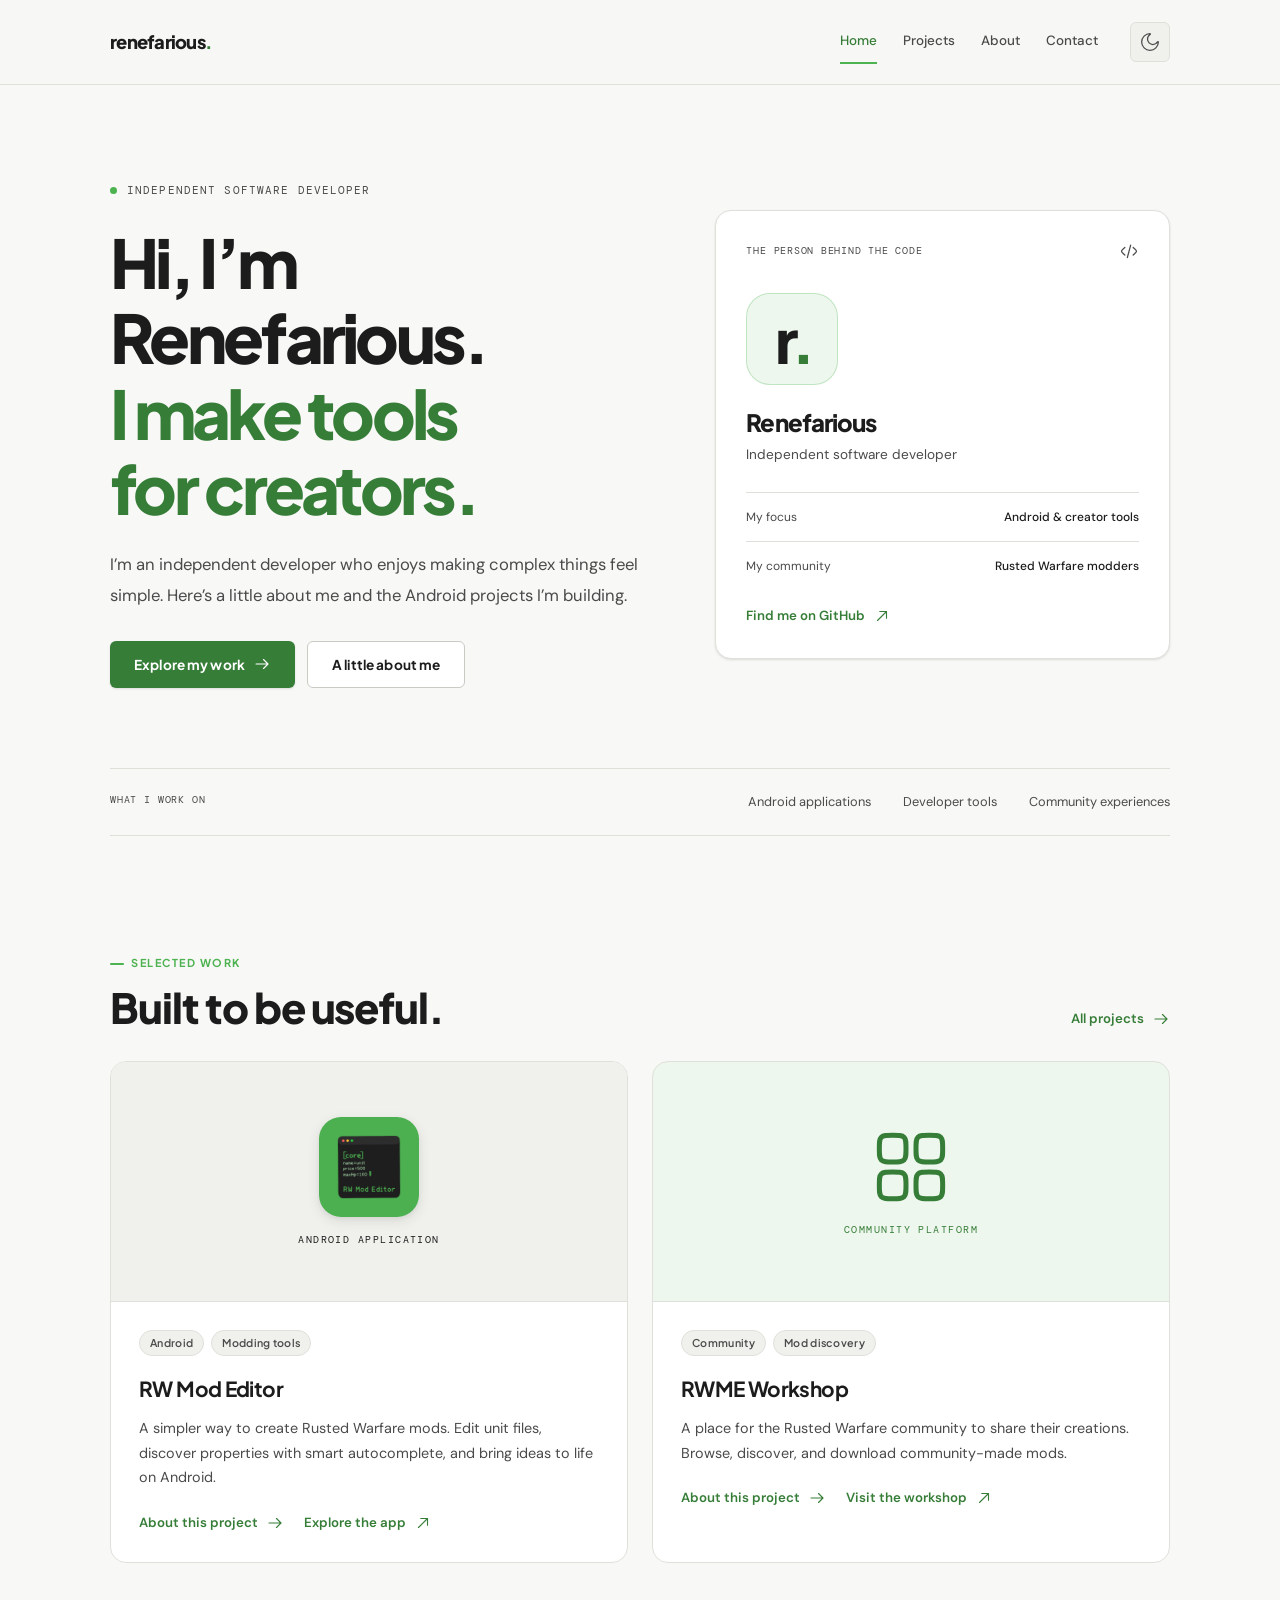
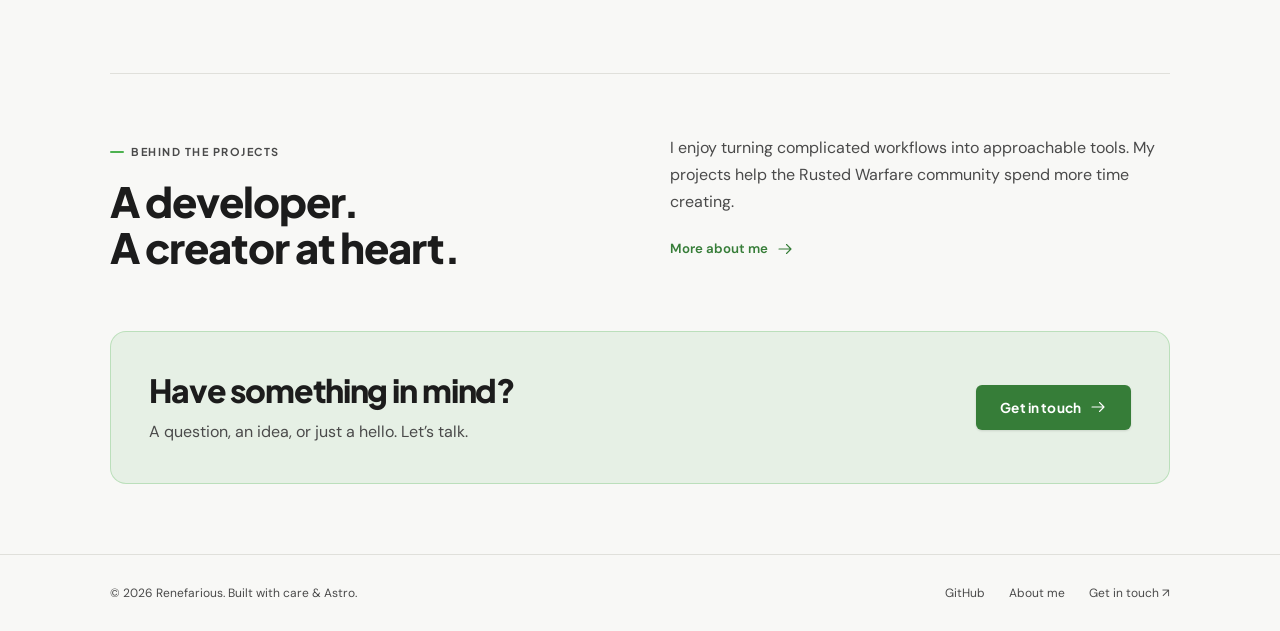
<file: index.html>
<!DOCTYPE html><html lang="en" data-theme="light"><head><meta charset="utf-8"><meta name="viewport" content="width=device-width, initial-scale=1"><meta name="description" content="Independent developer building Android apps and tools for the Rusted Warfare community."><meta name="theme-color" content="#f8f8f6"><meta property="og:title" content="Renefarious — Developer Portfolio"><meta property="og:description" content="Independent developer building Android apps and tools for the Rusted Warfare community."><meta property="og:type" content="website"><link rel="canonical" href="https://jerome-sp.github.io/"><meta property="og:url" content="https://jerome-sp.github.io/"><link rel="sitemap" href="/sitemap-index.xml"><meta name="twitter:card" content="summary"><link rel="icon" type="image/svg+xml" href="/favicon.svg"><link rel="preconnect" href="https://fonts.googleapis.com"><link rel="preconnect" href="https://fonts.gstatic.com" crossorigin><link href="https://fonts.googleapis.com/css2?family=Plus+Jakarta+Sans:wght@400;500;600;700;800&family=DM+Sans:opsz,wght@9..40,400;9..40,500;9..40,600&family=DM+Mono:wght@400;500&display=swap" rel="stylesheet"><title>Renefarious — Developer Portfolio</title><script>
      try {
        const theme = localStorage.getItem('rs-theme');
        if (theme === 'dark' || theme === 'light') document.documentElement.dataset.theme = theme;
      } catch {}
    </script><link rel="stylesheet" href="/_astro/Layout.CzWl2Zl6.css"><script>!(function(w,p,f,c){if(!window.crossOriginIsolated && !navigator.serviceWorker) return;c=w[p]=Object.assign(w[p]||{},{"lib":"/~partytown/","debug":false});c[f]=(c[f]||[])})(window,'partytown','forward');/* Partytown 1.0.2 - MIT QwikDev */
!function(){const t=(t,e,r)=>{var n;if(void 0===(r=globalThis)._pttt){r._pttt=null;try{r._pttt=(null===(n=r.trustedTypes)||void 0===n?void 0:n.createPolicy("partytown",{createHTML:t=>t,createScript:t=>t,createScriptURL:t=>t}))||null}catch(t){}}return r._pttt?r._pttt[t](e):e},e={preserveBehavior:!1},r=t=>{if("string"==typeof t)return[t,e];const[r,n=e]=t;return[r,{...e,...n}]},n=Object.freeze((()=>{const t=new Set;let e=[];do{Object.getOwnPropertyNames(e).forEach(r=>{"function"==typeof e[r]&&t.add(r)})}while((e=Object.getPrototypeOf(e))!==Object.prototype);return Array.from(t)})());!function(e,o,i,a,c,s,p,l,d,u,f=e,y){function h(){y||(y=1,"/"==(p=(s.lib||"/~partytown/")+(s.debug?"debug/":""))[0]&&(d=o.querySelectorAll('script[type="text/partytown"]'),a!=e&&function(){try{return!!a.dispatchEvent}catch(t){return!1}}()?a.dispatchEvent(new CustomEvent("pt1",{detail:e})):(0!=(null==s?void 0:s.fallbackTimeout)&&(l=setTimeout(m,(null==s?void 0:s.fallbackTimeout)||1e4),o.addEventListener("pt0",w),o.addEventListener("pt2",m)),c?v(1):i.serviceWorker?i.serviceWorker.register(t("createScriptURL",p+(s.swPath||"partytown-sw.js")),{scope:p}).then(function(t){t?t.active?v():t.installing&&t.installing.addEventListener("statechange",function(t){"activated"==t.target.state&&v()}):m()},function(t){console.error(t),m()}):m())))}function v(r){u=o.createElement(r?"script":"iframe"),e._pttab=Date.now()+Math.round(Math.random()*Number.MAX_SAFE_INTEGER).toString(36),r||(u.style.display="block",u.style.width="0",u.style.height="0",u.style.border="0",u.style.visibility="hidden",u.setAttribute("aria-hidden",!0)),u.src=r?t("createScriptURL",p+"partytown-atomics.js?v=1.0.2"):p+"partytown-sandbox-sw.html?"+e._pttab,o.querySelector(s.sandboxParent||"body").appendChild(u)}function m(){if(w(),a==e){const t=(s.forward||[]).map(r);t.map(function([r]){const n=r.split(".")[0];t.some(function([t,{preserveBehavior:e}]){return e&&(r=n+".",t.startsWith(r));var r})||delete e[n]})}d=o.querySelectorAll('script[type="text/partytown"]');for(let t=0;t<d.length;t++)b(d[t]);"undefined"!=typeof MutationObserver&&new MutationObserver(function(t){t.map(function(t){for(var e=0;e<t.addedNodes.length;e++){var r=t.addedNodes[e];1==r.nodeType&&("SCRIPT"==r.nodeName&&"text/partytown"==r.type?b(r):r.querySelectorAll&&r.querySelectorAll('script[type="text/partytown"]').forEach(b))}})}).observe(o.documentElement,{childList:!0,subtree:!0}),u&&u.parentNode.removeChild(u)}function b(e,r){r=o.createElement("script"),e.src?r.src=t("createScriptURL",e.src):r.innerHTML=t("createHTML",e.innerHTML),r.nonce=s.nonce,e.type+="-x",o.head.appendChild(r)}function w(){clearTimeout(l),o.removeEventListener("pt2",m)}s=e.partytown||{},a==e&&(s.forward||[]).map(function(t){const[o,{preserveBehavior:i}]=r(t);f=e,o.split(".").map(function(t,r,o){var a;f=f[o[r]]=r+1<o.length?f[o[r]]||(a=o[r+1],n.includes(a)?[]:{}):(()=>{let t=null;if(i){const{methodOrProperty:r,thisObject:n}=((t,e)=>{let r=t;for(let t=0;t<e.length-1;t+=1)r=r[e[t]];return{thisObject:r,methodOrProperty:e.length>0?r[e[e.length-1]]:void 0}})(e,o);"function"==typeof r&&(t=(...t)=>r.apply(n,...t))}return"push"==o[r]&&Array.isArray(f)&&f.map(function(t){(e._ptf=e._ptf||[]).push(o,[t])}),function(){let r;return t&&(r=t(arguments)),(e._ptf=e._ptf||[]).push(o,arguments),r}})()})}),"complete"==o.readyState?h():(e.addEventListener("DOMContentLoaded",h),e.addEventListener("load",h))}(window,document,navigator,top,window.crossOriginIsolated)}();;(e=>{e.addEventListener("astro:before-swap",e=>{let r=document.body.querySelector("iframe[src*='/~partytown/']");if(r)e.newDocument.body.append(r)})})(document);</script></head><body><a class="skip-link" href="#main-content">Skip to content</a><header class="site-header"><div class="site-container header-inner"><a href="/" class="brand" aria-label="Renefarious home"><span>renefarious<span>.</span></span></a><nav class="primary-nav" aria-label="Main navigation"><a href="/" aria-current="page">Home</a><a href="/projects/">Projects</a><a href="/about/">About</a><a href="/contact/">Contact</a></nav><button class="theme-toggle" id="theme-toggle" type="button" aria-label="Switch to dark theme"><span class="icon-moon"><svg xmlns="http://www.w3.org/2000/svg" fill="none" viewBox="0 0 24 24" aria-hidden="true" class="solar solar-moon-linear" style="color:currentColor;width:20px;height:20px" stroke-width="var(--solar-stroke-width, 1.5)"><path d="M12 22C17.5228 22 22 17.5228 22 12C22 11.5373 21.3065 11.4608 21.0672 11.8568C19.9289 13.7406 17.8615 15 15.5 15C11.9101 15 9 12.0899 9 8.5C9 6.13845 10.2594 4.07105 12.1432 2.93276C12.5392 2.69347 12.4627 2 12 2C6.47715 2 2 6.47715 2 12C2 17.5228 6.47715 22 12 22Z" stroke="currentColor" stroke-linecap="round" stroke-linejoin="round"></path></svg></span><span class="icon-sun"><svg xmlns="http://www.w3.org/2000/svg" fill="none" viewBox="0 0 24 24" aria-hidden="true" class="solar solar-sun-linear" style="color:currentColor;width:20px;height:20px" stroke-width="var(--solar-stroke-width, 1.5)"><circle cx="12" cy="12" r="6" stroke="currentColor" stroke-linecap="round"></circle><path d="M12 2V3" stroke="currentColor" stroke-linecap="round"></path><path d="M12 21V22" stroke="currentColor" stroke-linecap="round"></path><path d="M22 12L21 12" stroke="currentColor" stroke-linecap="round"></path><path d="M3 12L2 12" stroke="currentColor" stroke-linecap="round"></path><path d="M19.0708 4.92969L18.678 5.32252" stroke="currentColor" stroke-linecap="round"></path><path d="M5.32178 18.6777L4.92894 19.0706" stroke="currentColor" stroke-linecap="round"></path><path d="M19.0708 19.0703L18.678 18.6775" stroke="currentColor" stroke-linecap="round"></path><path d="M5.32178 5.32227L4.92894 4.92943" stroke="currentColor" stroke-linecap="round"></path></svg></span></button></div></header><main id="main-content" tabindex="-1"><section class="hero site-container"><div><p class="eyebrow"><span class="dot" aria-hidden="true"></span>Independent software developer</p><h1>Hi, I’m Renefarious.<br><span>I make tools<br>for creators.</span></h1><p class="lead">I’m an independent developer who enjoys making complex things feel simple. Here’s a little about me and the Android projects I’m building.</p><div class="actions"><a href="/projects/" class="btn btn--primary">Explore my work <svg xmlns="http://www.w3.org/2000/svg" fill="none" viewBox="0 0 24 24" aria-hidden="true" class="solar solar-arrow-right-linear" style="color:currentColor;width:18px;height:18px" stroke-width="var(--solar-stroke-width, 1.5)"><path d="M4 12H20M14 18L20 12L14 6" stroke="currentColor" stroke-linecap="round" stroke-linejoin="round"></path></svg></a><a href="/about/" class="btn btn--secondary">A little about me</a></div></div><aside class="profile-card" aria-label="Developer profile"><div class="profile-topline"><span>THE PERSON BEHIND THE CODE</span><svg xmlns="http://www.w3.org/2000/svg" fill="none" viewBox="0 0 24 24" aria-hidden="true" class="solar solar-code-linear" style="color:currentColor;width:20px;height:20px" stroke-width="var(--solar-stroke-width, 1.5)"><path d="M17 7.82959L18.6965 9.35641C20.239 10.7447 21.0103 11.4389 21.0103 12.3296C21.0103 13.2203 20.239 13.9145 18.6965 15.3028L17 16.8296" stroke="currentColor" stroke-linecap="round"></path><path d="M13.9868 5L12 12.4149L10.0132 19.8297" stroke="currentColor" stroke-linecap="round"></path><path d="M7.00005 7.82959L5.30358 9.35641C3.76102 10.7447 2.98975 11.4389 2.98975 12.3296C2.98975 13.2203 3.76102 13.9145 5.30358 15.3028L7.00005 16.8296" stroke="currentColor" stroke-linecap="round"></path></svg></div><div class="profile-monogram" aria-hidden="true">r<span>.</span></div><h2>Renefarious</h2><p class="profile-role">Independent software developer</p><div class="profile-detail"><span>My focus</span><strong>Android & creator tools</strong></div><div class="profile-detail"><span>My community</span><strong>Rusted Warfare modders</strong></div><a class="text-link" href="https://github.com/renefarious">Find me on GitHub <svg xmlns="http://www.w3.org/2000/svg" fill="none" viewBox="0 0 24 24" aria-hidden="true" class="solar solar-arrow-right-up-linear" style="color:currentColor;width:18px;height:18px" stroke-width="var(--solar-stroke-width, 1.5)"><path d="M6 18L18 6M18 15V6H9" stroke="currentColor" stroke-linecap="round" stroke-linejoin="round"></path></svg></a></aside></section><div class="site-container stack-strip"><span>What I work on</span><span>Android applications</span><span>Developer tools</span><span>Community experiences</span></div><section class="site-container section" aria-labelledby="work-heading"><div class="section-heading"><div><p class="section-label">Selected work</p><h2 class="section-title" id="work-heading">Built to be useful.</h2></div><a href="/projects/" class="text-link">All projects <svg xmlns="http://www.w3.org/2000/svg" fill="none" viewBox="0 0 24 24" aria-hidden="true" class="solar solar-arrow-right-linear" style="color:currentColor;width:18px;height:18px" stroke-width="var(--solar-stroke-width, 1.5)"><path d="M4 12H20M14 18L20 12L14 6" stroke="currentColor" stroke-linecap="round" stroke-linejoin="round"></path></svg></a></div><div class="grid grid-cols-1 gap-6 md:grid-cols-2"><article class="project-card card"><div class="project-visual editor" aria-hidden="true"><img src="/rw-mod-editor.png" alt="" width="100" height="100" loading="lazy"><span class="visual-label">Android application</span></div><div class="project-body"><div class="tags"><span class="badge">Android</span><span class="badge">Modding tools</span></div><h3><a href="/projects/rw-mod-editor/">RW Mod Editor</a></h3><p>A simpler way to create Rusted Warfare mods. Edit unit files, discover properties with smart autocomplete, and bring ideas to life on Android.</p><div class="flex flex-wrap gap-x-5 gap-y-3"><a class="text-link" href="/projects/rw-mod-editor/">About this project<svg xmlns="http://www.w3.org/2000/svg" fill="none" viewBox="0 0 24 24" aria-hidden="true" class="solar solar-arrow-right-linear" style="color:currentColor;width:18px;height:18px" stroke-width="var(--solar-stroke-width, 1.5)"><path d="M4 12H20M14 18L20 12L14 6" stroke="currentColor" stroke-linecap="round" stroke-linejoin="round"></path></svg></a><a class="text-link" href="https://renefarious.github.io/rw-mod-editor">Explore the app<svg xmlns="http://www.w3.org/2000/svg" fill="none" viewBox="0 0 24 24" aria-hidden="true" class="solar solar-arrow-right-up-linear" style="color:currentColor;width:18px;height:18px" stroke-width="var(--solar-stroke-width, 1.5)"><path d="M6 18L18 6M18 15V6H9" stroke="currentColor" stroke-linecap="round" stroke-linejoin="round"></path></svg></a></div></div></article><article class="project-card card"><div class="project-visual workshop" aria-hidden="true"><svg xmlns="http://www.w3.org/2000/svg" fill="none" viewBox="0 0 24 24" aria-hidden="true" class="solar solar-widget-linear" style="color:currentColor;width:80px;height:80px" stroke-width="var(--solar-stroke-width, 1.5)"><path d="M2.5 6.5C2.5 4.61438 2.5 3.67157 3.08579 3.08579C3.67157 2.5 4.61438 2.5 6.5 2.5C8.38562 2.5 9.32843 2.5 9.91421 3.08579C10.5 3.67157 10.5 4.61438 10.5 6.5C10.5 8.38562 10.5 9.32843 9.91421 9.91421C9.32843 10.5 8.38562 10.5 6.5 10.5C4.61438 10.5 3.67157 10.5 3.08579 9.91421C2.5 9.32843 2.5 8.38562 2.5 6.5Z" stroke="currentColor" stroke-linecap="round"></path><path d="M13.5 17.5C13.5 15.6144 13.5 14.6716 14.0858 14.0858C14.6716 13.5 15.6144 13.5 17.5 13.5C19.3856 13.5 20.3284 13.5 20.9142 14.0858C21.5 14.6716 21.5 15.6144 21.5 17.5C21.5 19.3856 21.5 20.3284 20.9142 20.9142C20.3284 21.5 19.3856 21.5 17.5 21.5C15.6144 21.5 14.6716 21.5 14.0858 20.9142C13.5 20.3284 13.5 19.3856 13.5 17.5Z" stroke="currentColor" stroke-linecap="round"></path><path d="M2.5 17.5C2.5 15.6144 2.5 14.6716 3.08579 14.0858C3.67157 13.5 4.61438 13.5 6.5 13.5C8.38562 13.5 9.32843 13.5 9.91421 14.0858C10.5 14.6716 10.5 15.6144 10.5 17.5C10.5 19.3856 10.5 20.3284 9.91421 20.9142C9.32843 21.5 8.38562 21.5 6.5 21.5C4.61438 21.5 3.67157 21.5 3.08579 20.9142C2.5 20.3284 2.5 19.3856 2.5 17.5Z" stroke="currentColor" stroke-linecap="round"></path><path d="M13.5 6.5C13.5 4.61438 13.5 3.67157 14.0858 3.08579C14.6716 2.5 15.6144 2.5 17.5 2.5C19.3856 2.5 20.3284 2.5 20.9142 3.08579C21.5 3.67157 21.5 4.61438 21.5 6.5C21.5 8.38562 21.5 9.32843 20.9142 9.91421C20.3284 10.5 19.3856 10.5 17.5 10.5C15.6144 10.5 14.6716 10.5 14.0858 9.91421C13.5 9.32843 13.5 8.38562 13.5 6.5Z" stroke="currentColor" stroke-linecap="round"></path></svg><span class="visual-label">Community platform</span></div><div class="project-body"><div class="tags"><span class="badge">Community</span><span class="badge">Mod discovery</span></div><h3><a href="/projects/rwme-workshop/">RWME Workshop</a></h3><p>A place for the Rusted Warfare community to share their creations. Browse, discover, and download community-made mods.</p><div class="flex flex-wrap gap-x-5 gap-y-3"><a class="text-link" href="/projects/rwme-workshop/">About this project<svg xmlns="http://www.w3.org/2000/svg" fill="none" viewBox="0 0 24 24" aria-hidden="true" class="solar solar-arrow-right-linear" style="color:currentColor;width:18px;height:18px" stroke-width="var(--solar-stroke-width, 1.5)"><path d="M4 12H20M14 18L20 12L14 6" stroke="currentColor" stroke-linecap="round" stroke-linejoin="round"></path></svg></a><a class="text-link" href="https://renefarious.github.io/rw-mod-editor/workshop">Visit the workshop<svg xmlns="http://www.w3.org/2000/svg" fill="none" viewBox="0 0 24 24" aria-hidden="true" class="solar solar-arrow-right-up-linear" style="color:currentColor;width:18px;height:18px" stroke-width="var(--solar-stroke-width, 1.5)"><path d="M6 18L18 6M18 15V6H9" stroke="currentColor" stroke-linecap="round" stroke-linejoin="round"></path></svg></a></div></div></article></div></section><section class="site-container about-strip"><div><p class="section-label">Behind the projects</p><h2 class="section-title">A developer.<br>A creator at heart.</h2></div><div><p>I enjoy turning complicated workflows into approachable tools. My projects help the Rusted Warfare community spend more time creating.</p><a href="/about/" class="text-link">More about me <svg xmlns="http://www.w3.org/2000/svg" fill="none" viewBox="0 0 24 24" aria-hidden="true" class="solar solar-arrow-right-linear" style="color:currentColor;width:18px;height:18px" stroke-width="var(--solar-stroke-width, 1.5)"><path d="M4 12H20M14 18L20 12L14 6" stroke="currentColor" stroke-linecap="round" stroke-linejoin="round"></path></svg></a></div></section><aside class="site-container cta"><div><h2>Have something in mind?</h2><p>A question, an idea, or just a hello. Let’s talk.</p></div><a href="/contact/" class="btn btn--primary">Get in touch <svg xmlns="http://www.w3.org/2000/svg" fill="none" viewBox="0 0 24 24" aria-hidden="true" class="solar solar-arrow-right-linear" style="color:currentColor;width:18px;height:18px" stroke-width="var(--solar-stroke-width, 1.5)"><path d="M4 12H20M14 18L20 12L14 6" stroke="currentColor" stroke-linecap="round" stroke-linejoin="round"></path></svg></a></aside></main><footer class="site-footer"><div class="site-container footer-inner"><p>© 2026 Renefarious. Built with care & Astro.</p><div class="footer-links"><a href="https://github.com/renefarious">GitHub</a><a href="/about/">About me</a><a href="/contact/">Get in touch <span aria-hidden="true">↗</span></a></div></div></footer><script type="module">var e=document.querySelector(`#theme-toggle`);function t(){let t=document.documentElement.dataset.theme===`dark`;e?.setAttribute(`aria-label`,`Switch to ${t?`light`:`dark`} theme`),document.querySelector(`meta[name="theme-color"]`)?.setAttribute(`content`,t?`#222222`:`#f8f8f6`)}t();var n,r=document.documentElement.dataset.theme===`dark`?`dark`:`light`,i;e?.addEventListener(`click`,()=>{r=r===`dark`?`light`:`dark`;let e=()=>{document.documentElement.dataset.theme=r;try{localStorage.setItem(`rs-theme`,r)}catch{}t()};if(n?.skipTransition(),clearTimeout(i),document.documentElement.classList.remove(`theme-transition`),typeof document.startViewTransition==`function`){document.documentElement.classList.add(`theme-crossfade`);let t=document.startViewTransition(e);n=t,t.ready.catch(()=>{}),t.finished.finally(()=>{n===t&&(document.documentElement.classList.remove(`theme-crossfade`),n=void 0)})}else document.documentElement.classList.add(`theme-transition`),document.documentElement.offsetWidth,e(),i=setTimeout(()=>{document.documentElement.classList.remove(`theme-transition`)},window.matchMedia(`(prefers-reduced-motion: reduce)`).matches?170:650)});</script></body></html>
</file>
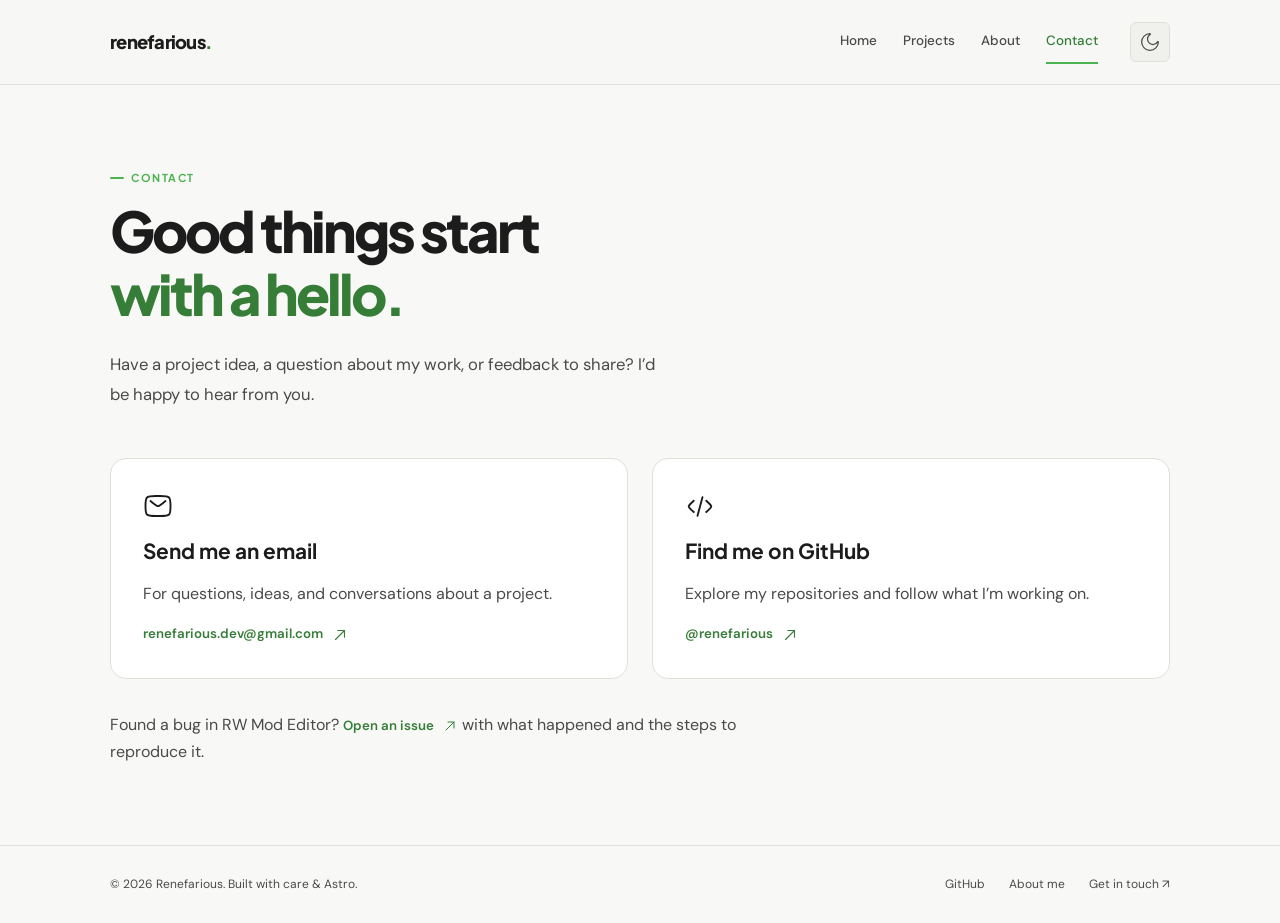
<file: contact/index.html>
<!DOCTYPE html><html lang="en" data-theme="light"><head><meta charset="utf-8"><meta name="viewport" content="width=device-width, initial-scale=1"><meta name="description" content="Get in touch with Renefarious about projects, ideas, and feedback."><meta name="theme-color" content="#f8f8f6"><meta property="og:title" content="Contact — Renefarious"><meta property="og:description" content="Get in touch with Renefarious about projects, ideas, and feedback."><meta property="og:type" content="website"><link rel="canonical" href="https://jerome-sp.github.io/contact/"><meta property="og:url" content="https://jerome-sp.github.io/contact/"><link rel="sitemap" href="/sitemap-index.xml"><meta name="twitter:card" content="summary"><link rel="icon" type="image/svg+xml" href="/favicon.svg"><link rel="preconnect" href="https://fonts.googleapis.com"><link rel="preconnect" href="https://fonts.gstatic.com" crossorigin><link href="https://fonts.googleapis.com/css2?family=Plus+Jakarta+Sans:wght@400;500;600;700;800&family=DM+Sans:opsz,wght@9..40,400;9..40,500;9..40,600&family=DM+Mono:wght@400;500&display=swap" rel="stylesheet"><title>Contact — Renefarious</title><script>
      try {
        const theme = localStorage.getItem('rs-theme');
        if (theme === 'dark' || theme === 'light') document.documentElement.dataset.theme = theme;
      } catch {}
    </script><link rel="stylesheet" href="/_astro/Layout.CzWl2Zl6.css"><script>!(function(w,p,f,c){if(!window.crossOriginIsolated && !navigator.serviceWorker) return;c=w[p]=Object.assign(w[p]||{},{"lib":"/~partytown/","debug":false});c[f]=(c[f]||[])})(window,'partytown','forward');/* Partytown 1.0.2 - MIT QwikDev */
!function(){const t=(t,e,r)=>{var n;if(void 0===(r=globalThis)._pttt){r._pttt=null;try{r._pttt=(null===(n=r.trustedTypes)||void 0===n?void 0:n.createPolicy("partytown",{createHTML:t=>t,createScript:t=>t,createScriptURL:t=>t}))||null}catch(t){}}return r._pttt?r._pttt[t](e):e},e={preserveBehavior:!1},r=t=>{if("string"==typeof t)return[t,e];const[r,n=e]=t;return[r,{...e,...n}]},n=Object.freeze((()=>{const t=new Set;let e=[];do{Object.getOwnPropertyNames(e).forEach(r=>{"function"==typeof e[r]&&t.add(r)})}while((e=Object.getPrototypeOf(e))!==Object.prototype);return Array.from(t)})());!function(e,o,i,a,c,s,p,l,d,u,f=e,y){function h(){y||(y=1,"/"==(p=(s.lib||"/~partytown/")+(s.debug?"debug/":""))[0]&&(d=o.querySelectorAll('script[type="text/partytown"]'),a!=e&&function(){try{return!!a.dispatchEvent}catch(t){return!1}}()?a.dispatchEvent(new CustomEvent("pt1",{detail:e})):(0!=(null==s?void 0:s.fallbackTimeout)&&(l=setTimeout(m,(null==s?void 0:s.fallbackTimeout)||1e4),o.addEventListener("pt0",w),o.addEventListener("pt2",m)),c?v(1):i.serviceWorker?i.serviceWorker.register(t("createScriptURL",p+(s.swPath||"partytown-sw.js")),{scope:p}).then(function(t){t?t.active?v():t.installing&&t.installing.addEventListener("statechange",function(t){"activated"==t.target.state&&v()}):m()},function(t){console.error(t),m()}):m())))}function v(r){u=o.createElement(r?"script":"iframe"),e._pttab=Date.now()+Math.round(Math.random()*Number.MAX_SAFE_INTEGER).toString(36),r||(u.style.display="block",u.style.width="0",u.style.height="0",u.style.border="0",u.style.visibility="hidden",u.setAttribute("aria-hidden",!0)),u.src=r?t("createScriptURL",p+"partytown-atomics.js?v=1.0.2"):p+"partytown-sandbox-sw.html?"+e._pttab,o.querySelector(s.sandboxParent||"body").appendChild(u)}function m(){if(w(),a==e){const t=(s.forward||[]).map(r);t.map(function([r]){const n=r.split(".")[0];t.some(function([t,{preserveBehavior:e}]){return e&&(r=n+".",t.startsWith(r));var r})||delete e[n]})}d=o.querySelectorAll('script[type="text/partytown"]');for(let t=0;t<d.length;t++)b(d[t]);"undefined"!=typeof MutationObserver&&new MutationObserver(function(t){t.map(function(t){for(var e=0;e<t.addedNodes.length;e++){var r=t.addedNodes[e];1==r.nodeType&&("SCRIPT"==r.nodeName&&"text/partytown"==r.type?b(r):r.querySelectorAll&&r.querySelectorAll('script[type="text/partytown"]').forEach(b))}})}).observe(o.documentElement,{childList:!0,subtree:!0}),u&&u.parentNode.removeChild(u)}function b(e,r){r=o.createElement("script"),e.src?r.src=t("createScriptURL",e.src):r.innerHTML=t("createHTML",e.innerHTML),r.nonce=s.nonce,e.type+="-x",o.head.appendChild(r)}function w(){clearTimeout(l),o.removeEventListener("pt2",m)}s=e.partytown||{},a==e&&(s.forward||[]).map(function(t){const[o,{preserveBehavior:i}]=r(t);f=e,o.split(".").map(function(t,r,o){var a;f=f[o[r]]=r+1<o.length?f[o[r]]||(a=o[r+1],n.includes(a)?[]:{}):(()=>{let t=null;if(i){const{methodOrProperty:r,thisObject:n}=((t,e)=>{let r=t;for(let t=0;t<e.length-1;t+=1)r=r[e[t]];return{thisObject:r,methodOrProperty:e.length>0?r[e[e.length-1]]:void 0}})(e,o);"function"==typeof r&&(t=(...t)=>r.apply(n,...t))}return"push"==o[r]&&Array.isArray(f)&&f.map(function(t){(e._ptf=e._ptf||[]).push(o,[t])}),function(){let r;return t&&(r=t(arguments)),(e._ptf=e._ptf||[]).push(o,arguments),r}})()})}),"complete"==o.readyState?h():(e.addEventListener("DOMContentLoaded",h),e.addEventListener("load",h))}(window,document,navigator,top,window.crossOriginIsolated)}();;(e=>{e.addEventListener("astro:before-swap",e=>{let r=document.body.querySelector("iframe[src*='/~partytown/']");if(r)e.newDocument.body.append(r)})})(document);</script></head><body><a class="skip-link" href="#main-content">Skip to content</a><header class="site-header"><div class="site-container header-inner"><a href="/" class="brand" aria-label="Renefarious home"><span>renefarious<span>.</span></span></a><nav class="primary-nav" aria-label="Main navigation"><a href="/">Home</a><a href="/projects/">Projects</a><a href="/about/">About</a><a href="/contact/" aria-current="page">Contact</a></nav><button class="theme-toggle" id="theme-toggle" type="button" aria-label="Switch to dark theme"><span class="icon-moon"><svg xmlns="http://www.w3.org/2000/svg" fill="none" viewBox="0 0 24 24" aria-hidden="true" class="solar solar-moon-linear" style="color:currentColor;width:20px;height:20px" stroke-width="var(--solar-stroke-width, 1.5)"><path d="M12 22C17.5228 22 22 17.5228 22 12C22 11.5373 21.3065 11.4608 21.0672 11.8568C19.9289 13.7406 17.8615 15 15.5 15C11.9101 15 9 12.0899 9 8.5C9 6.13845 10.2594 4.07105 12.1432 2.93276C12.5392 2.69347 12.4627 2 12 2C6.47715 2 2 6.47715 2 12C2 17.5228 6.47715 22 12 22Z" stroke="currentColor" stroke-linecap="round" stroke-linejoin="round"></path></svg></span><span class="icon-sun"><svg xmlns="http://www.w3.org/2000/svg" fill="none" viewBox="0 0 24 24" aria-hidden="true" class="solar solar-sun-linear" style="color:currentColor;width:20px;height:20px" stroke-width="var(--solar-stroke-width, 1.5)"><circle cx="12" cy="12" r="6" stroke="currentColor" stroke-linecap="round"></circle><path d="M12 2V3" stroke="currentColor" stroke-linecap="round"></path><path d="M12 21V22" stroke="currentColor" stroke-linecap="round"></path><path d="M22 12L21 12" stroke="currentColor" stroke-linecap="round"></path><path d="M3 12L2 12" stroke="currentColor" stroke-linecap="round"></path><path d="M19.0708 4.92969L18.678 5.32252" stroke="currentColor" stroke-linecap="round"></path><path d="M5.32178 18.6777L4.92894 19.0706" stroke="currentColor" stroke-linecap="round"></path><path d="M19.0708 19.0703L18.678 18.6775" stroke="currentColor" stroke-linecap="round"></path><path d="M5.32178 5.32227L4.92894 4.92943" stroke="currentColor" stroke-linecap="round"></path></svg></span></button></div></header><main id="main-content" tabindex="-1"><div class="site-container"><header class="page-heading"><p class="section-label">Contact</p><h1>Good things start<br><span>with a hello.</span></h1><p class="lead">Have a project idea, a question about my work, or feedback to share? I’d be happy to hear from you.</p></header><section class="page-content" aria-label="Ways to get in touch"><div class="contact-grid"><article class="card contact-card"><svg xmlns="http://www.w3.org/2000/svg" fill="none" viewBox="0 0 24 24" aria-hidden="true" class="solar solar-letter-linear" style="color:currentColor;width:30px;height:30px" stroke-width="var(--solar-stroke-width, 1.5)"><path d="M2 12C2 8.22876 2 6.34315 3.17157 5.17157C4.34315 4 6.22876 4 10 4H14C17.7712 4 19.6569 4 20.8284 5.17157C22 6.34315 22 8.22876 22 12C22 15.7712 22 17.6569 20.8284 18.8284C19.6569 20 17.7712 20 14 20H10C6.22876 20 4.34315 20 3.17157 18.8284C2 17.6569 2 15.7712 2 12Z" stroke="currentColor" stroke-linecap="round"></path><path d="M6 8L8.1589 9.79908C9.99553 11.3296 10.9139 12.0949 12 12.0949C13.0861 12.0949 14.0045 11.3296 15.8411 9.79908L18 8" stroke="currentColor" stroke-linecap="round"></path></svg><h2>Send me an email</h2><p>For questions, ideas, and conversations about a project.</p><a class="text-link" href="mailto:renefarious.dev@gmail.com">renefarious.dev@gmail.com<svg xmlns="http://www.w3.org/2000/svg" fill="none" viewBox="0 0 24 24" aria-hidden="true" class="solar solar-arrow-right-up-linear" style="color:currentColor;width:18px;height:18px" stroke-width="var(--solar-stroke-width, 1.5)"><path d="M6 18L18 6M18 15V6H9" stroke="currentColor" stroke-linecap="round" stroke-linejoin="round"></path></svg></a></article><article class="card contact-card"><svg xmlns="http://www.w3.org/2000/svg" fill="none" viewBox="0 0 24 24" aria-hidden="true" class="solar solar-code-linear" style="color:currentColor;width:30px;height:30px" stroke-width="var(--solar-stroke-width, 1.5)"><path d="M17 7.82959L18.6965 9.35641C20.239 10.7447 21.0103 11.4389 21.0103 12.3296C21.0103 13.2203 20.239 13.9145 18.6965 15.3028L17 16.8296" stroke="currentColor" stroke-linecap="round"></path><path d="M13.9868 5L12 12.4149L10.0132 19.8297" stroke="currentColor" stroke-linecap="round"></path><path d="M7.00005 7.82959L5.30358 9.35641C3.76102 10.7447 2.98975 11.4389 2.98975 12.3296C2.98975 13.2203 3.76102 13.9145 5.30358 15.3028L7.00005 16.8296" stroke="currentColor" stroke-linecap="round"></path></svg><h2>Find me on GitHub</h2><p>Explore my repositories and follow what I’m working on.</p><a class="text-link" href="https://github.com/renefarious">@renefarious<svg xmlns="http://www.w3.org/2000/svg" fill="none" viewBox="0 0 24 24" aria-hidden="true" class="solar solar-arrow-right-up-linear" style="color:currentColor;width:18px;height:18px" stroke-width="var(--solar-stroke-width, 1.5)"><path d="M6 18L18 6M18 15V6H9" stroke="currentColor" stroke-linecap="round" stroke-linejoin="round"></path></svg></a></article></div><p class="contact-note">Found a bug in RW Mod Editor? <a class="text-link" href="https://github.com/renefarious/rw-mod-editor/issues">Open an issue <svg xmlns="http://www.w3.org/2000/svg" fill="none" viewBox="0 0 24 24" aria-hidden="true" class="solar solar-arrow-right-up-linear" style="color:currentColor;width:16px;height:16px" stroke-width="var(--solar-stroke-width, 1.5)"><path d="M6 18L18 6M18 15V6H9" stroke="currentColor" stroke-linecap="round" stroke-linejoin="round"></path></svg></a> with what happened and the steps to reproduce it.</p></section></div></main><footer class="site-footer"><div class="site-container footer-inner"><p>© 2026 Renefarious. Built with care & Astro.</p><div class="footer-links"><a href="https://github.com/renefarious">GitHub</a><a href="/about/">About me</a><a href="/contact/">Get in touch <span aria-hidden="true">↗</span></a></div></div></footer><script type="module">var e=document.querySelector(`#theme-toggle`);function t(){let t=document.documentElement.dataset.theme===`dark`;e?.setAttribute(`aria-label`,`Switch to ${t?`light`:`dark`} theme`),document.querySelector(`meta[name="theme-color"]`)?.setAttribute(`content`,t?`#222222`:`#f8f8f6`)}t();var n,r=document.documentElement.dataset.theme===`dark`?`dark`:`light`,i;e?.addEventListener(`click`,()=>{r=r===`dark`?`light`:`dark`;let e=()=>{document.documentElement.dataset.theme=r;try{localStorage.setItem(`rs-theme`,r)}catch{}t()};if(n?.skipTransition(),clearTimeout(i),document.documentElement.classList.remove(`theme-transition`),typeof document.startViewTransition==`function`){document.documentElement.classList.add(`theme-crossfade`);let t=document.startViewTransition(e);n=t,t.ready.catch(()=>{}),t.finished.finally(()=>{n===t&&(document.documentElement.classList.remove(`theme-crossfade`),n=void 0)})}else document.documentElement.classList.add(`theme-transition`),document.documentElement.offsetWidth,e(),i=setTimeout(()=>{document.documentElement.classList.remove(`theme-transition`)},window.matchMedia(`(prefers-reduced-motion: reduce)`).matches?170:650)});</script></body></html>
</file>
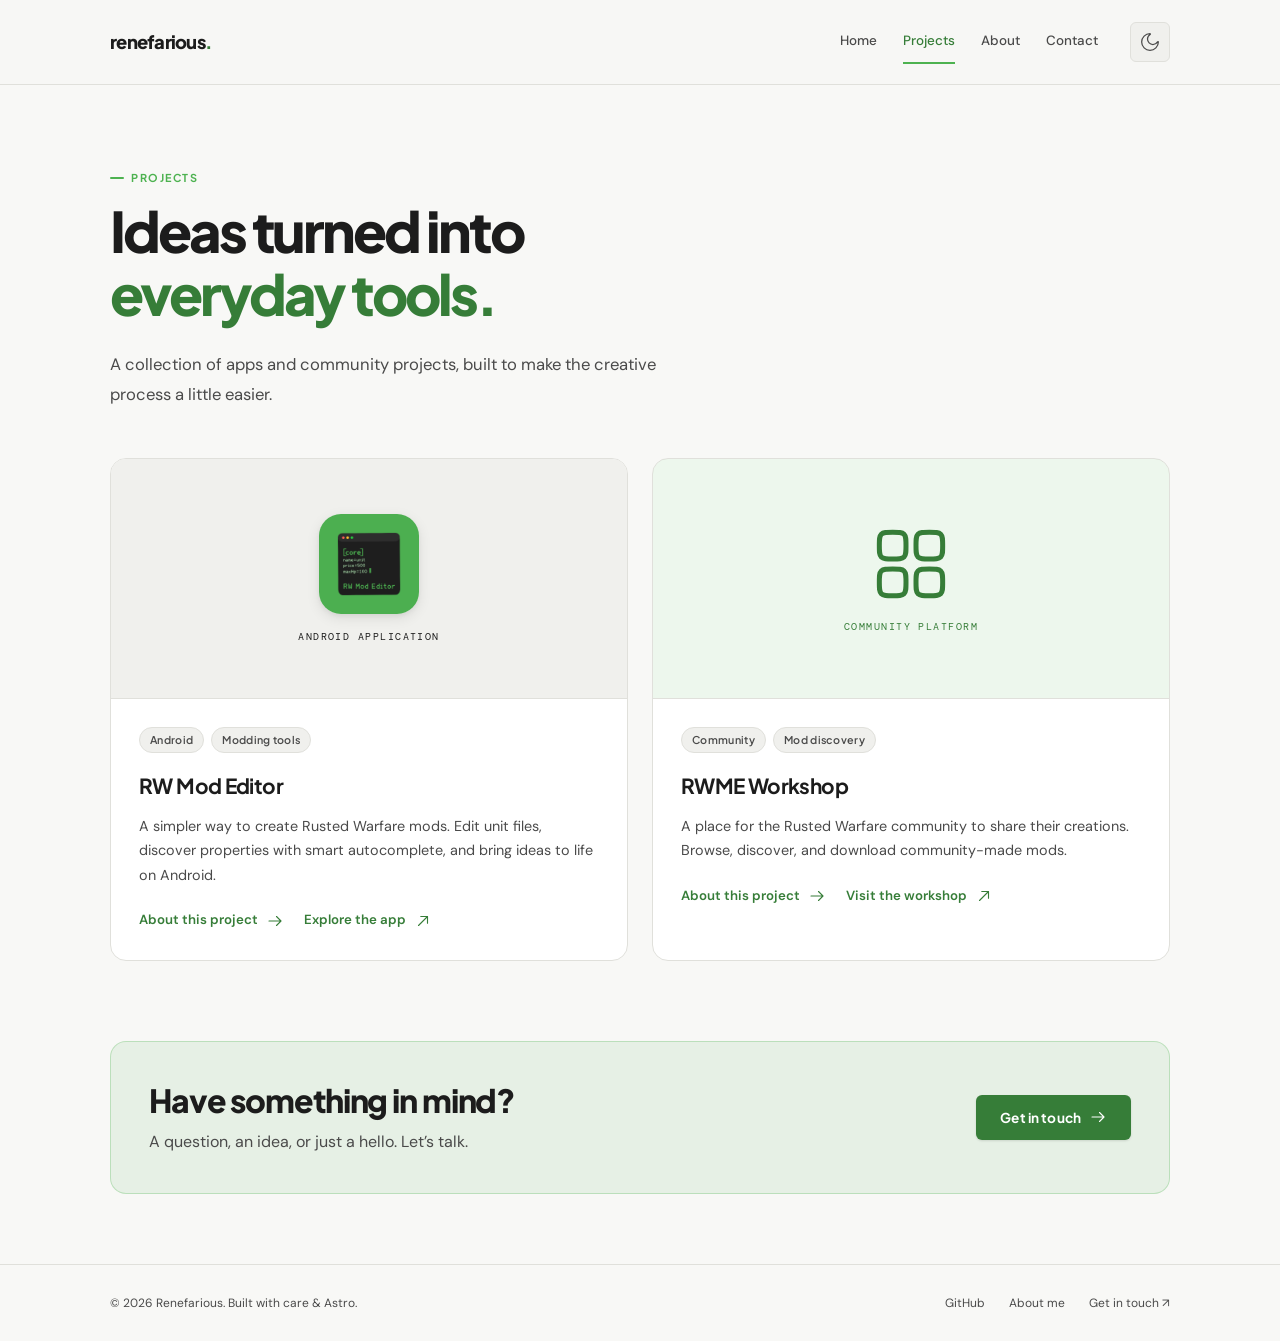
<file: projects/index.html>
<!DOCTYPE html><html lang="en" data-theme="light"><head><meta charset="utf-8"><meta name="viewport" content="width=device-width, initial-scale=1"><meta name="description" content="Explore RW Mod Editor and RWME Workshop: Android tools and community experiences by Renefarious."><meta name="theme-color" content="#f8f8f6"><meta property="og:title" content="Projects — Renefarious"><meta property="og:description" content="Explore RW Mod Editor and RWME Workshop: Android tools and community experiences by Renefarious."><meta property="og:type" content="website"><link rel="canonical" href="https://jerome-sp.github.io/projects/"><meta property="og:url" content="https://jerome-sp.github.io/projects/"><link rel="sitemap" href="/sitemap-index.xml"><meta name="twitter:card" content="summary"><link rel="icon" type="image/svg+xml" href="/favicon.svg"><link rel="preconnect" href="https://fonts.googleapis.com"><link rel="preconnect" href="https://fonts.gstatic.com" crossorigin><link href="https://fonts.googleapis.com/css2?family=Plus+Jakarta+Sans:wght@400;500;600;700;800&family=DM+Sans:opsz,wght@9..40,400;9..40,500;9..40,600&family=DM+Mono:wght@400;500&display=swap" rel="stylesheet"><title>Projects — Renefarious</title><script>
      try {
        const theme = localStorage.getItem('rs-theme');
        if (theme === 'dark' || theme === 'light') document.documentElement.dataset.theme = theme;
      } catch {}
    </script><link rel="stylesheet" href="/_astro/Layout.CzWl2Zl6.css"><script>!(function(w,p,f,c){if(!window.crossOriginIsolated && !navigator.serviceWorker) return;c=w[p]=Object.assign(w[p]||{},{"lib":"/~partytown/","debug":false});c[f]=(c[f]||[])})(window,'partytown','forward');/* Partytown 1.0.2 - MIT QwikDev */
!function(){const t=(t,e,r)=>{var n;if(void 0===(r=globalThis)._pttt){r._pttt=null;try{r._pttt=(null===(n=r.trustedTypes)||void 0===n?void 0:n.createPolicy("partytown",{createHTML:t=>t,createScript:t=>t,createScriptURL:t=>t}))||null}catch(t){}}return r._pttt?r._pttt[t](e):e},e={preserveBehavior:!1},r=t=>{if("string"==typeof t)return[t,e];const[r,n=e]=t;return[r,{...e,...n}]},n=Object.freeze((()=>{const t=new Set;let e=[];do{Object.getOwnPropertyNames(e).forEach(r=>{"function"==typeof e[r]&&t.add(r)})}while((e=Object.getPrototypeOf(e))!==Object.prototype);return Array.from(t)})());!function(e,o,i,a,c,s,p,l,d,u,f=e,y){function h(){y||(y=1,"/"==(p=(s.lib||"/~partytown/")+(s.debug?"debug/":""))[0]&&(d=o.querySelectorAll('script[type="text/partytown"]'),a!=e&&function(){try{return!!a.dispatchEvent}catch(t){return!1}}()?a.dispatchEvent(new CustomEvent("pt1",{detail:e})):(0!=(null==s?void 0:s.fallbackTimeout)&&(l=setTimeout(m,(null==s?void 0:s.fallbackTimeout)||1e4),o.addEventListener("pt0",w),o.addEventListener("pt2",m)),c?v(1):i.serviceWorker?i.serviceWorker.register(t("createScriptURL",p+(s.swPath||"partytown-sw.js")),{scope:p}).then(function(t){t?t.active?v():t.installing&&t.installing.addEventListener("statechange",function(t){"activated"==t.target.state&&v()}):m()},function(t){console.error(t),m()}):m())))}function v(r){u=o.createElement(r?"script":"iframe"),e._pttab=Date.now()+Math.round(Math.random()*Number.MAX_SAFE_INTEGER).toString(36),r||(u.style.display="block",u.style.width="0",u.style.height="0",u.style.border="0",u.style.visibility="hidden",u.setAttribute("aria-hidden",!0)),u.src=r?t("createScriptURL",p+"partytown-atomics.js?v=1.0.2"):p+"partytown-sandbox-sw.html?"+e._pttab,o.querySelector(s.sandboxParent||"body").appendChild(u)}function m(){if(w(),a==e){const t=(s.forward||[]).map(r);t.map(function([r]){const n=r.split(".")[0];t.some(function([t,{preserveBehavior:e}]){return e&&(r=n+".",t.startsWith(r));var r})||delete e[n]})}d=o.querySelectorAll('script[type="text/partytown"]');for(let t=0;t<d.length;t++)b(d[t]);"undefined"!=typeof MutationObserver&&new MutationObserver(function(t){t.map(function(t){for(var e=0;e<t.addedNodes.length;e++){var r=t.addedNodes[e];1==r.nodeType&&("SCRIPT"==r.nodeName&&"text/partytown"==r.type?b(r):r.querySelectorAll&&r.querySelectorAll('script[type="text/partytown"]').forEach(b))}})}).observe(o.documentElement,{childList:!0,subtree:!0}),u&&u.parentNode.removeChild(u)}function b(e,r){r=o.createElement("script"),e.src?r.src=t("createScriptURL",e.src):r.innerHTML=t("createHTML",e.innerHTML),r.nonce=s.nonce,e.type+="-x",o.head.appendChild(r)}function w(){clearTimeout(l),o.removeEventListener("pt2",m)}s=e.partytown||{},a==e&&(s.forward||[]).map(function(t){const[o,{preserveBehavior:i}]=r(t);f=e,o.split(".").map(function(t,r,o){var a;f=f[o[r]]=r+1<o.length?f[o[r]]||(a=o[r+1],n.includes(a)?[]:{}):(()=>{let t=null;if(i){const{methodOrProperty:r,thisObject:n}=((t,e)=>{let r=t;for(let t=0;t<e.length-1;t+=1)r=r[e[t]];return{thisObject:r,methodOrProperty:e.length>0?r[e[e.length-1]]:void 0}})(e,o);"function"==typeof r&&(t=(...t)=>r.apply(n,...t))}return"push"==o[r]&&Array.isArray(f)&&f.map(function(t){(e._ptf=e._ptf||[]).push(o,[t])}),function(){let r;return t&&(r=t(arguments)),(e._ptf=e._ptf||[]).push(o,arguments),r}})()})}),"complete"==o.readyState?h():(e.addEventListener("DOMContentLoaded",h),e.addEventListener("load",h))}(window,document,navigator,top,window.crossOriginIsolated)}();;(e=>{e.addEventListener("astro:before-swap",e=>{let r=document.body.querySelector("iframe[src*='/~partytown/']");if(r)e.newDocument.body.append(r)})})(document);</script></head><body><a class="skip-link" href="#main-content">Skip to content</a><header class="site-header"><div class="site-container header-inner"><a href="/" class="brand" aria-label="Renefarious home"><span>renefarious<span>.</span></span></a><nav class="primary-nav" aria-label="Main navigation"><a href="/">Home</a><a href="/projects/" aria-current="page">Projects</a><a href="/about/">About</a><a href="/contact/">Contact</a></nav><button class="theme-toggle" id="theme-toggle" type="button" aria-label="Switch to dark theme"><span class="icon-moon"><svg xmlns="http://www.w3.org/2000/svg" fill="none" viewBox="0 0 24 24" aria-hidden="true" class="solar solar-moon-linear" style="color:currentColor;width:20px;height:20px" stroke-width="var(--solar-stroke-width, 1.5)"><path d="M12 22C17.5228 22 22 17.5228 22 12C22 11.5373 21.3065 11.4608 21.0672 11.8568C19.9289 13.7406 17.8615 15 15.5 15C11.9101 15 9 12.0899 9 8.5C9 6.13845 10.2594 4.07105 12.1432 2.93276C12.5392 2.69347 12.4627 2 12 2C6.47715 2 2 6.47715 2 12C2 17.5228 6.47715 22 12 22Z" stroke="currentColor" stroke-linecap="round" stroke-linejoin="round"></path></svg></span><span class="icon-sun"><svg xmlns="http://www.w3.org/2000/svg" fill="none" viewBox="0 0 24 24" aria-hidden="true" class="solar solar-sun-linear" style="color:currentColor;width:20px;height:20px" stroke-width="var(--solar-stroke-width, 1.5)"><circle cx="12" cy="12" r="6" stroke="currentColor" stroke-linecap="round"></circle><path d="M12 2V3" stroke="currentColor" stroke-linecap="round"></path><path d="M12 21V22" stroke="currentColor" stroke-linecap="round"></path><path d="M22 12L21 12" stroke="currentColor" stroke-linecap="round"></path><path d="M3 12L2 12" stroke="currentColor" stroke-linecap="round"></path><path d="M19.0708 4.92969L18.678 5.32252" stroke="currentColor" stroke-linecap="round"></path><path d="M5.32178 18.6777L4.92894 19.0706" stroke="currentColor" stroke-linecap="round"></path><path d="M19.0708 19.0703L18.678 18.6775" stroke="currentColor" stroke-linecap="round"></path><path d="M5.32178 5.32227L4.92894 4.92943" stroke="currentColor" stroke-linecap="round"></path></svg></span></button></div></header><main id="main-content" tabindex="-1"><div class="site-container"><header class="page-heading"><p class="section-label">Projects</p><h1>Ideas turned into<br><span>everyday tools.</span></h1><p class="lead">A collection of apps and community projects, built to make the creative process a little easier.</p></header><section class="grid grid-cols-1 gap-6 md:grid-cols-2 page-content" aria-label="Portfolio projects"><article class="project-card card"><div class="project-visual editor" aria-hidden="true"><img src="/rw-mod-editor.png" alt="" width="100" height="100" loading="lazy"><span class="visual-label">Android application</span></div><div class="project-body"><div class="tags"><span class="badge">Android</span><span class="badge">Modding tools</span></div><h3><a href="/projects/rw-mod-editor/">RW Mod Editor</a></h3><p>A simpler way to create Rusted Warfare mods. Edit unit files, discover properties with smart autocomplete, and bring ideas to life on Android.</p><div class="flex flex-wrap gap-x-5 gap-y-3"><a class="text-link" href="/projects/rw-mod-editor/">About this project<svg xmlns="http://www.w3.org/2000/svg" fill="none" viewBox="0 0 24 24" aria-hidden="true" class="solar solar-arrow-right-linear" style="color:currentColor;width:18px;height:18px" stroke-width="var(--solar-stroke-width, 1.5)"><path d="M4 12H20M14 18L20 12L14 6" stroke="currentColor" stroke-linecap="round" stroke-linejoin="round"></path></svg></a><a class="text-link" href="https://renefarious.github.io/rw-mod-editor">Explore the app<svg xmlns="http://www.w3.org/2000/svg" fill="none" viewBox="0 0 24 24" aria-hidden="true" class="solar solar-arrow-right-up-linear" style="color:currentColor;width:18px;height:18px" stroke-width="var(--solar-stroke-width, 1.5)"><path d="M6 18L18 6M18 15V6H9" stroke="currentColor" stroke-linecap="round" stroke-linejoin="round"></path></svg></a></div></div></article><article class="project-card card"><div class="project-visual workshop" aria-hidden="true"><svg xmlns="http://www.w3.org/2000/svg" fill="none" viewBox="0 0 24 24" aria-hidden="true" class="solar solar-widget-linear" style="color:currentColor;width:80px;height:80px" stroke-width="var(--solar-stroke-width, 1.5)"><path d="M2.5 6.5C2.5 4.61438 2.5 3.67157 3.08579 3.08579C3.67157 2.5 4.61438 2.5 6.5 2.5C8.38562 2.5 9.32843 2.5 9.91421 3.08579C10.5 3.67157 10.5 4.61438 10.5 6.5C10.5 8.38562 10.5 9.32843 9.91421 9.91421C9.32843 10.5 8.38562 10.5 6.5 10.5C4.61438 10.5 3.67157 10.5 3.08579 9.91421C2.5 9.32843 2.5 8.38562 2.5 6.5Z" stroke="currentColor" stroke-linecap="round"></path><path d="M13.5 17.5C13.5 15.6144 13.5 14.6716 14.0858 14.0858C14.6716 13.5 15.6144 13.5 17.5 13.5C19.3856 13.5 20.3284 13.5 20.9142 14.0858C21.5 14.6716 21.5 15.6144 21.5 17.5C21.5 19.3856 21.5 20.3284 20.9142 20.9142C20.3284 21.5 19.3856 21.5 17.5 21.5C15.6144 21.5 14.6716 21.5 14.0858 20.9142C13.5 20.3284 13.5 19.3856 13.5 17.5Z" stroke="currentColor" stroke-linecap="round"></path><path d="M2.5 17.5C2.5 15.6144 2.5 14.6716 3.08579 14.0858C3.67157 13.5 4.61438 13.5 6.5 13.5C8.38562 13.5 9.32843 13.5 9.91421 14.0858C10.5 14.6716 10.5 15.6144 10.5 17.5C10.5 19.3856 10.5 20.3284 9.91421 20.9142C9.32843 21.5 8.38562 21.5 6.5 21.5C4.61438 21.5 3.67157 21.5 3.08579 20.9142C2.5 20.3284 2.5 19.3856 2.5 17.5Z" stroke="currentColor" stroke-linecap="round"></path><path d="M13.5 6.5C13.5 4.61438 13.5 3.67157 14.0858 3.08579C14.6716 2.5 15.6144 2.5 17.5 2.5C19.3856 2.5 20.3284 2.5 20.9142 3.08579C21.5 3.67157 21.5 4.61438 21.5 6.5C21.5 8.38562 21.5 9.32843 20.9142 9.91421C20.3284 10.5 19.3856 10.5 17.5 10.5C15.6144 10.5 14.6716 10.5 14.0858 9.91421C13.5 9.32843 13.5 8.38562 13.5 6.5Z" stroke="currentColor" stroke-linecap="round"></path></svg><span class="visual-label">Community platform</span></div><div class="project-body"><div class="tags"><span class="badge">Community</span><span class="badge">Mod discovery</span></div><h3><a href="/projects/rwme-workshop/">RWME Workshop</a></h3><p>A place for the Rusted Warfare community to share their creations. Browse, discover, and download community-made mods.</p><div class="flex flex-wrap gap-x-5 gap-y-3"><a class="text-link" href="/projects/rwme-workshop/">About this project<svg xmlns="http://www.w3.org/2000/svg" fill="none" viewBox="0 0 24 24" aria-hidden="true" class="solar solar-arrow-right-linear" style="color:currentColor;width:18px;height:18px" stroke-width="var(--solar-stroke-width, 1.5)"><path d="M4 12H20M14 18L20 12L14 6" stroke="currentColor" stroke-linecap="round" stroke-linejoin="round"></path></svg></a><a class="text-link" href="https://renefarious.github.io/rw-mod-editor/workshop">Visit the workshop<svg xmlns="http://www.w3.org/2000/svg" fill="none" viewBox="0 0 24 24" aria-hidden="true" class="solar solar-arrow-right-up-linear" style="color:currentColor;width:18px;height:18px" stroke-width="var(--solar-stroke-width, 1.5)"><path d="M6 18L18 6M18 15V6H9" stroke="currentColor" stroke-linecap="round" stroke-linejoin="round"></path></svg></a></div></div></article></section></div><aside class="site-container cta"><div><h2>Have something in mind?</h2><p>A question, an idea, or just a hello. Let’s talk.</p></div><a href="/contact/" class="btn btn--primary">Get in touch <svg xmlns="http://www.w3.org/2000/svg" fill="none" viewBox="0 0 24 24" aria-hidden="true" class="solar solar-arrow-right-linear" style="color:currentColor;width:18px;height:18px" stroke-width="var(--solar-stroke-width, 1.5)"><path d="M4 12H20M14 18L20 12L14 6" stroke="currentColor" stroke-linecap="round" stroke-linejoin="round"></path></svg></a></aside></main><footer class="site-footer"><div class="site-container footer-inner"><p>© 2026 Renefarious. Built with care & Astro.</p><div class="footer-links"><a href="https://github.com/renefarious">GitHub</a><a href="/about/">About me</a><a href="/contact/">Get in touch <span aria-hidden="true">↗</span></a></div></div></footer><script type="module">var e=document.querySelector(`#theme-toggle`);function t(){let t=document.documentElement.dataset.theme===`dark`;e?.setAttribute(`aria-label`,`Switch to ${t?`light`:`dark`} theme`),document.querySelector(`meta[name="theme-color"]`)?.setAttribute(`content`,t?`#222222`:`#f8f8f6`)}t();var n,r=document.documentElement.dataset.theme===`dark`?`dark`:`light`,i;e?.addEventListener(`click`,()=>{r=r===`dark`?`light`:`dark`;let e=()=>{document.documentElement.dataset.theme=r;try{localStorage.setItem(`rs-theme`,r)}catch{}t()};if(n?.skipTransition(),clearTimeout(i),document.documentElement.classList.remove(`theme-transition`),typeof document.startViewTransition==`function`){document.documentElement.classList.add(`theme-crossfade`);let t=document.startViewTransition(e);n=t,t.ready.catch(()=>{}),t.finished.finally(()=>{n===t&&(document.documentElement.classList.remove(`theme-crossfade`),n=void 0)})}else document.documentElement.classList.add(`theme-transition`),document.documentElement.offsetWidth,e(),i=setTimeout(()=>{document.documentElement.classList.remove(`theme-transition`)},window.matchMedia(`(prefers-reduced-motion: reduce)`).matches?170:650)});</script></body></html>
</file>
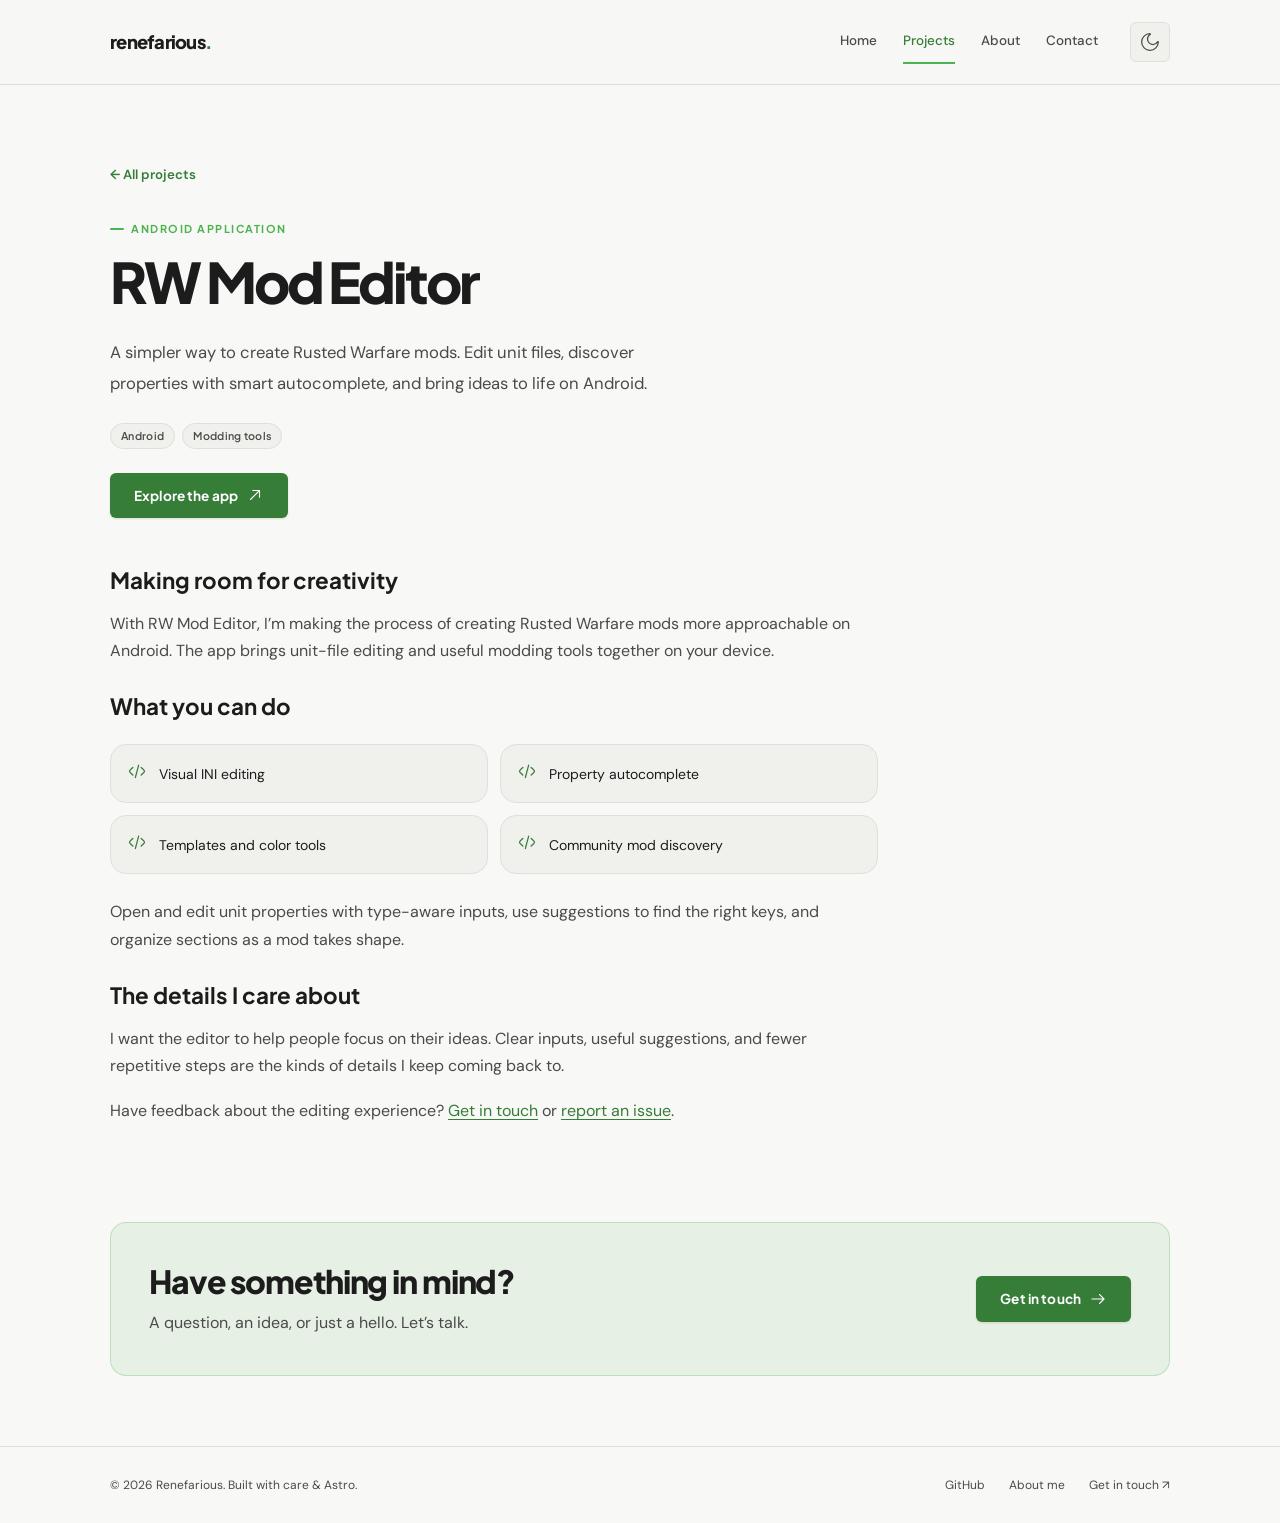
<file: projects/rw-mod-editor/index.html>
<!DOCTYPE html><html lang="en" data-theme="light"><head><meta charset="utf-8"><meta name="viewport" content="width=device-width, initial-scale=1"><meta name="description" content="A simpler way to create Rusted Warfare mods. Edit unit files, discover properties with smart autocomplete, and bring ideas to life on Android."><meta name="theme-color" content="#f8f8f6"><meta property="og:title" content="RW Mod Editor — Renefarious"><meta property="og:description" content="A simpler way to create Rusted Warfare mods. Edit unit files, discover properties with smart autocomplete, and bring ideas to life on Android."><meta property="og:type" content="website"><link rel="canonical" href="https://jerome-sp.github.io/projects/rw-mod-editor/"><meta property="og:url" content="https://jerome-sp.github.io/projects/rw-mod-editor/"><link rel="sitemap" href="/sitemap-index.xml"><meta name="twitter:card" content="summary"><link rel="icon" type="image/svg+xml" href="/favicon.svg"><link rel="preconnect" href="https://fonts.googleapis.com"><link rel="preconnect" href="https://fonts.gstatic.com" crossorigin><link href="https://fonts.googleapis.com/css2?family=Plus+Jakarta+Sans:wght@400;500;600;700;800&family=DM+Sans:opsz,wght@9..40,400;9..40,500;9..40,600&family=DM+Mono:wght@400;500&display=swap" rel="stylesheet"><title>RW Mod Editor — Renefarious</title><script>
      try {
        const theme = localStorage.getItem('rs-theme');
        if (theme === 'dark' || theme === 'light') document.documentElement.dataset.theme = theme;
      } catch {}
    </script><link rel="stylesheet" href="/_astro/Layout.CzWl2Zl6.css"><script>!(function(w,p,f,c){if(!window.crossOriginIsolated && !navigator.serviceWorker) return;c=w[p]=Object.assign(w[p]||{},{"lib":"/~partytown/","debug":false});c[f]=(c[f]||[])})(window,'partytown','forward');/* Partytown 1.0.2 - MIT QwikDev */
!function(){const t=(t,e,r)=>{var n;if(void 0===(r=globalThis)._pttt){r._pttt=null;try{r._pttt=(null===(n=r.trustedTypes)||void 0===n?void 0:n.createPolicy("partytown",{createHTML:t=>t,createScript:t=>t,createScriptURL:t=>t}))||null}catch(t){}}return r._pttt?r._pttt[t](e):e},e={preserveBehavior:!1},r=t=>{if("string"==typeof t)return[t,e];const[r,n=e]=t;return[r,{...e,...n}]},n=Object.freeze((()=>{const t=new Set;let e=[];do{Object.getOwnPropertyNames(e).forEach(r=>{"function"==typeof e[r]&&t.add(r)})}while((e=Object.getPrototypeOf(e))!==Object.prototype);return Array.from(t)})());!function(e,o,i,a,c,s,p,l,d,u,f=e,y){function h(){y||(y=1,"/"==(p=(s.lib||"/~partytown/")+(s.debug?"debug/":""))[0]&&(d=o.querySelectorAll('script[type="text/partytown"]'),a!=e&&function(){try{return!!a.dispatchEvent}catch(t){return!1}}()?a.dispatchEvent(new CustomEvent("pt1",{detail:e})):(0!=(null==s?void 0:s.fallbackTimeout)&&(l=setTimeout(m,(null==s?void 0:s.fallbackTimeout)||1e4),o.addEventListener("pt0",w),o.addEventListener("pt2",m)),c?v(1):i.serviceWorker?i.serviceWorker.register(t("createScriptURL",p+(s.swPath||"partytown-sw.js")),{scope:p}).then(function(t){t?t.active?v():t.installing&&t.installing.addEventListener("statechange",function(t){"activated"==t.target.state&&v()}):m()},function(t){console.error(t),m()}):m())))}function v(r){u=o.createElement(r?"script":"iframe"),e._pttab=Date.now()+Math.round(Math.random()*Number.MAX_SAFE_INTEGER).toString(36),r||(u.style.display="block",u.style.width="0",u.style.height="0",u.style.border="0",u.style.visibility="hidden",u.setAttribute("aria-hidden",!0)),u.src=r?t("createScriptURL",p+"partytown-atomics.js?v=1.0.2"):p+"partytown-sandbox-sw.html?"+e._pttab,o.querySelector(s.sandboxParent||"body").appendChild(u)}function m(){if(w(),a==e){const t=(s.forward||[]).map(r);t.map(function([r]){const n=r.split(".")[0];t.some(function([t,{preserveBehavior:e}]){return e&&(r=n+".",t.startsWith(r));var r})||delete e[n]})}d=o.querySelectorAll('script[type="text/partytown"]');for(let t=0;t<d.length;t++)b(d[t]);"undefined"!=typeof MutationObserver&&new MutationObserver(function(t){t.map(function(t){for(var e=0;e<t.addedNodes.length;e++){var r=t.addedNodes[e];1==r.nodeType&&("SCRIPT"==r.nodeName&&"text/partytown"==r.type?b(r):r.querySelectorAll&&r.querySelectorAll('script[type="text/partytown"]').forEach(b))}})}).observe(o.documentElement,{childList:!0,subtree:!0}),u&&u.parentNode.removeChild(u)}function b(e,r){r=o.createElement("script"),e.src?r.src=t("createScriptURL",e.src):r.innerHTML=t("createHTML",e.innerHTML),r.nonce=s.nonce,e.type+="-x",o.head.appendChild(r)}function w(){clearTimeout(l),o.removeEventListener("pt2",m)}s=e.partytown||{},a==e&&(s.forward||[]).map(function(t){const[o,{preserveBehavior:i}]=r(t);f=e,o.split(".").map(function(t,r,o){var a;f=f[o[r]]=r+1<o.length?f[o[r]]||(a=o[r+1],n.includes(a)?[]:{}):(()=>{let t=null;if(i){const{methodOrProperty:r,thisObject:n}=((t,e)=>{let r=t;for(let t=0;t<e.length-1;t+=1)r=r[e[t]];return{thisObject:r,methodOrProperty:e.length>0?r[e[e.length-1]]:void 0}})(e,o);"function"==typeof r&&(t=(...t)=>r.apply(n,...t))}return"push"==o[r]&&Array.isArray(f)&&f.map(function(t){(e._ptf=e._ptf||[]).push(o,[t])}),function(){let r;return t&&(r=t(arguments)),(e._ptf=e._ptf||[]).push(o,arguments),r}})()})}),"complete"==o.readyState?h():(e.addEventListener("DOMContentLoaded",h),e.addEventListener("load",h))}(window,document,navigator,top,window.crossOriginIsolated)}();;(e=>{e.addEventListener("astro:before-swap",e=>{let r=document.body.querySelector("iframe[src*='/~partytown/']");if(r)e.newDocument.body.append(r)})})(document);</script></head><body><a class="skip-link" href="#main-content">Skip to content</a><header class="site-header"><div class="site-container header-inner"><a href="/" class="brand" aria-label="Renefarious home"><span>renefarious<span>.</span></span></a><nav class="primary-nav" aria-label="Main navigation"><a href="/">Home</a><a href="/projects/" aria-current="location">Projects</a><a href="/about/">About</a><a href="/contact/">Contact</a></nav><button class="theme-toggle" id="theme-toggle" type="button" aria-label="Switch to dark theme"><span class="icon-moon"><svg xmlns="http://www.w3.org/2000/svg" fill="none" viewBox="0 0 24 24" aria-hidden="true" class="solar solar-moon-linear" style="color:currentColor;width:20px;height:20px" stroke-width="var(--solar-stroke-width, 1.5)"><path d="M12 22C17.5228 22 22 17.5228 22 12C22 11.5373 21.3065 11.4608 21.0672 11.8568C19.9289 13.7406 17.8615 15 15.5 15C11.9101 15 9 12.0899 9 8.5C9 6.13845 10.2594 4.07105 12.1432 2.93276C12.5392 2.69347 12.4627 2 12 2C6.47715 2 2 6.47715 2 12C2 17.5228 6.47715 22 12 22Z" stroke="currentColor" stroke-linecap="round" stroke-linejoin="round"></path></svg></span><span class="icon-sun"><svg xmlns="http://www.w3.org/2000/svg" fill="none" viewBox="0 0 24 24" aria-hidden="true" class="solar solar-sun-linear" style="color:currentColor;width:20px;height:20px" stroke-width="var(--solar-stroke-width, 1.5)"><circle cx="12" cy="12" r="6" stroke="currentColor" stroke-linecap="round"></circle><path d="M12 2V3" stroke="currentColor" stroke-linecap="round"></path><path d="M12 21V22" stroke="currentColor" stroke-linecap="round"></path><path d="M22 12L21 12" stroke="currentColor" stroke-linecap="round"></path><path d="M3 12L2 12" stroke="currentColor" stroke-linecap="round"></path><path d="M19.0708 4.92969L18.678 5.32252" stroke="currentColor" stroke-linecap="round"></path><path d="M5.32178 18.6777L4.92894 19.0706" stroke="currentColor" stroke-linecap="round"></path><path d="M19.0708 19.0703L18.678 18.6775" stroke="currentColor" stroke-linecap="round"></path><path d="M5.32178 5.32227L4.92894 4.92943" stroke="currentColor" stroke-linecap="round"></path></svg></span></button></div></header><main id="main-content" tabindex="-1"><article class="site-container page-content"><header class="page-heading"><div class="mb-6"><a href="/projects/" class="text-link">← All projects</a></div><p class="section-label">Android application</p><h1>RW Mod Editor</h1><p class="lead">A simpler way to create Rusted Warfare mods. Edit unit files, discover properties with smart autocomplete, and bring ideas to life on Android.</p><div class="tags mt-6"><span class="badge">Android</span><span class="badge">Modding tools</span></div><a href="https://renefarious.github.io/rw-mod-editor" class="btn btn--primary mt-6">Explore the app<svg xmlns="http://www.w3.org/2000/svg" fill="none" viewBox="0 0 24 24" aria-hidden="true" class="solar solar-arrow-right-up-linear" style="color:currentColor;width:18px;height:18px" stroke-width="var(--solar-stroke-width, 1.5)"><path d="M6 18L18 6M18 15V6H9" stroke="currentColor" stroke-linecap="round" stroke-linejoin="round"></path></svg></a></header><div class="prose max-w-3xl">
<h2 id="making-room-for-creativity">Making room for creativity</h2>
<p>With RW Mod Editor, I’m making the process of creating Rusted Warfare mods more approachable on Android. The app brings unit-file editing and useful modding tools together on your device.</p>
<h2 id="what-you-can-do">What you can do</h2>
<ul class="feature-list my-6 grid gap-3 sm:grid-cols-2"><li class="flex items-center gap-3 rounded-lg border border-line bg-surface p-4 text-sm text-ink"><span class="shrink-0 text-brand"><svg xmlns="http://www.w3.org/2000/svg" fill="none" viewBox="0 0 24 24" aria-hidden="true" class="solar solar-code-linear" style="color:currentColor;width:20px;height:20px" stroke-width="var(--solar-stroke-width, 1.5)"><path d="M17 7.82959L18.6965 9.35641C20.239 10.7447 21.0103 11.4389 21.0103 12.3296C21.0103 13.2203 20.239 13.9145 18.6965 15.3028L17 16.8296" stroke="currentColor" stroke-linecap="round"></path><path d="M13.9868 5L12 12.4149L10.0132 19.8297" stroke="currentColor" stroke-linecap="round"></path><path d="M7.00005 7.82959L5.30358 9.35641C3.76102 10.7447 2.98975 11.4389 2.98975 12.3296C2.98975 13.2203 3.76102 13.9145 5.30358 15.3028L7.00005 16.8296" stroke="currentColor" stroke-linecap="round"></path></svg></span>Visual INI editing</li><li class="flex items-center gap-3 rounded-lg border border-line bg-surface p-4 text-sm text-ink"><span class="shrink-0 text-brand"><svg xmlns="http://www.w3.org/2000/svg" fill="none" viewBox="0 0 24 24" aria-hidden="true" class="solar solar-code-linear" style="color:currentColor;width:20px;height:20px" stroke-width="var(--solar-stroke-width, 1.5)"><path d="M17 7.82959L18.6965 9.35641C20.239 10.7447 21.0103 11.4389 21.0103 12.3296C21.0103 13.2203 20.239 13.9145 18.6965 15.3028L17 16.8296" stroke="currentColor" stroke-linecap="round"></path><path d="M13.9868 5L12 12.4149L10.0132 19.8297" stroke="currentColor" stroke-linecap="round"></path><path d="M7.00005 7.82959L5.30358 9.35641C3.76102 10.7447 2.98975 11.4389 2.98975 12.3296C2.98975 13.2203 3.76102 13.9145 5.30358 15.3028L7.00005 16.8296" stroke="currentColor" stroke-linecap="round"></path></svg></span>Property autocomplete</li><li class="flex items-center gap-3 rounded-lg border border-line bg-surface p-4 text-sm text-ink"><span class="shrink-0 text-brand"><svg xmlns="http://www.w3.org/2000/svg" fill="none" viewBox="0 0 24 24" aria-hidden="true" class="solar solar-code-linear" style="color:currentColor;width:20px;height:20px" stroke-width="var(--solar-stroke-width, 1.5)"><path d="M17 7.82959L18.6965 9.35641C20.239 10.7447 21.0103 11.4389 21.0103 12.3296C21.0103 13.2203 20.239 13.9145 18.6965 15.3028L17 16.8296" stroke="currentColor" stroke-linecap="round"></path><path d="M13.9868 5L12 12.4149L10.0132 19.8297" stroke="currentColor" stroke-linecap="round"></path><path d="M7.00005 7.82959L5.30358 9.35641C3.76102 10.7447 2.98975 11.4389 2.98975 12.3296C2.98975 13.2203 3.76102 13.9145 5.30358 15.3028L7.00005 16.8296" stroke="currentColor" stroke-linecap="round"></path></svg></span>Templates and color tools</li><li class="flex items-center gap-3 rounded-lg border border-line bg-surface p-4 text-sm text-ink"><span class="shrink-0 text-brand"><svg xmlns="http://www.w3.org/2000/svg" fill="none" viewBox="0 0 24 24" aria-hidden="true" class="solar solar-code-linear" style="color:currentColor;width:20px;height:20px" stroke-width="var(--solar-stroke-width, 1.5)"><path d="M17 7.82959L18.6965 9.35641C20.239 10.7447 21.0103 11.4389 21.0103 12.3296C21.0103 13.2203 20.239 13.9145 18.6965 15.3028L17 16.8296" stroke="currentColor" stroke-linecap="round"></path><path d="M13.9868 5L12 12.4149L10.0132 19.8297" stroke="currentColor" stroke-linecap="round"></path><path d="M7.00005 7.82959L5.30358 9.35641C3.76102 10.7447 2.98975 11.4389 2.98975 12.3296C2.98975 13.2203 3.76102 13.9145 5.30358 15.3028L7.00005 16.8296" stroke="currentColor" stroke-linecap="round"></path></svg></span>Community mod discovery</li></ul>
<p>Open and edit unit properties with type-aware inputs, use suggestions to find the right keys, and organize sections as a mod takes shape.</p>
<h2 id="the-details-i-care-about">The details I care about</h2>
<p>I want the editor to help people focus on their ideas. Clear inputs, useful suggestions, and fewer repetitive steps are the kinds of details I keep coming back to.</p>
<p>Have feedback about the editing experience? <a href="mailto:renefarious.dev@gmail.com">Get in touch</a> or <a href="https://github.com/renefarious/rw-mod-editor/issues">report an issue</a>.</p></div></article><aside class="site-container cta"><div><h2>Have something in mind?</h2><p>A question, an idea, or just a hello. Let’s talk.</p></div><a href="/contact/" class="btn btn--primary">Get in touch <svg xmlns="http://www.w3.org/2000/svg" fill="none" viewBox="0 0 24 24" aria-hidden="true" class="solar solar-arrow-right-linear" style="color:currentColor;width:18px;height:18px" stroke-width="var(--solar-stroke-width, 1.5)"><path d="M4 12H20M14 18L20 12L14 6" stroke="currentColor" stroke-linecap="round" stroke-linejoin="round"></path></svg></a></aside></main><footer class="site-footer"><div class="site-container footer-inner"><p>© 2026 Renefarious. Built with care & Astro.</p><div class="footer-links"><a href="https://github.com/renefarious">GitHub</a><a href="/about/">About me</a><a href="/contact/">Get in touch <span aria-hidden="true">↗</span></a></div></div></footer><script type="module">var e=document.querySelector(`#theme-toggle`);function t(){let t=document.documentElement.dataset.theme===`dark`;e?.setAttribute(`aria-label`,`Switch to ${t?`light`:`dark`} theme`),document.querySelector(`meta[name="theme-color"]`)?.setAttribute(`content`,t?`#222222`:`#f8f8f6`)}t();var n,r=document.documentElement.dataset.theme===`dark`?`dark`:`light`,i;e?.addEventListener(`click`,()=>{r=r===`dark`?`light`:`dark`;let e=()=>{document.documentElement.dataset.theme=r;try{localStorage.setItem(`rs-theme`,r)}catch{}t()};if(n?.skipTransition(),clearTimeout(i),document.documentElement.classList.remove(`theme-transition`),typeof document.startViewTransition==`function`){document.documentElement.classList.add(`theme-crossfade`);let t=document.startViewTransition(e);n=t,t.ready.catch(()=>{}),t.finished.finally(()=>{n===t&&(document.documentElement.classList.remove(`theme-crossfade`),n=void 0)})}else document.documentElement.classList.add(`theme-transition`),document.documentElement.offsetWidth,e(),i=setTimeout(()=>{document.documentElement.classList.remove(`theme-transition`)},window.matchMedia(`(prefers-reduced-motion: reduce)`).matches?170:650)});</script></body></html>
</file>
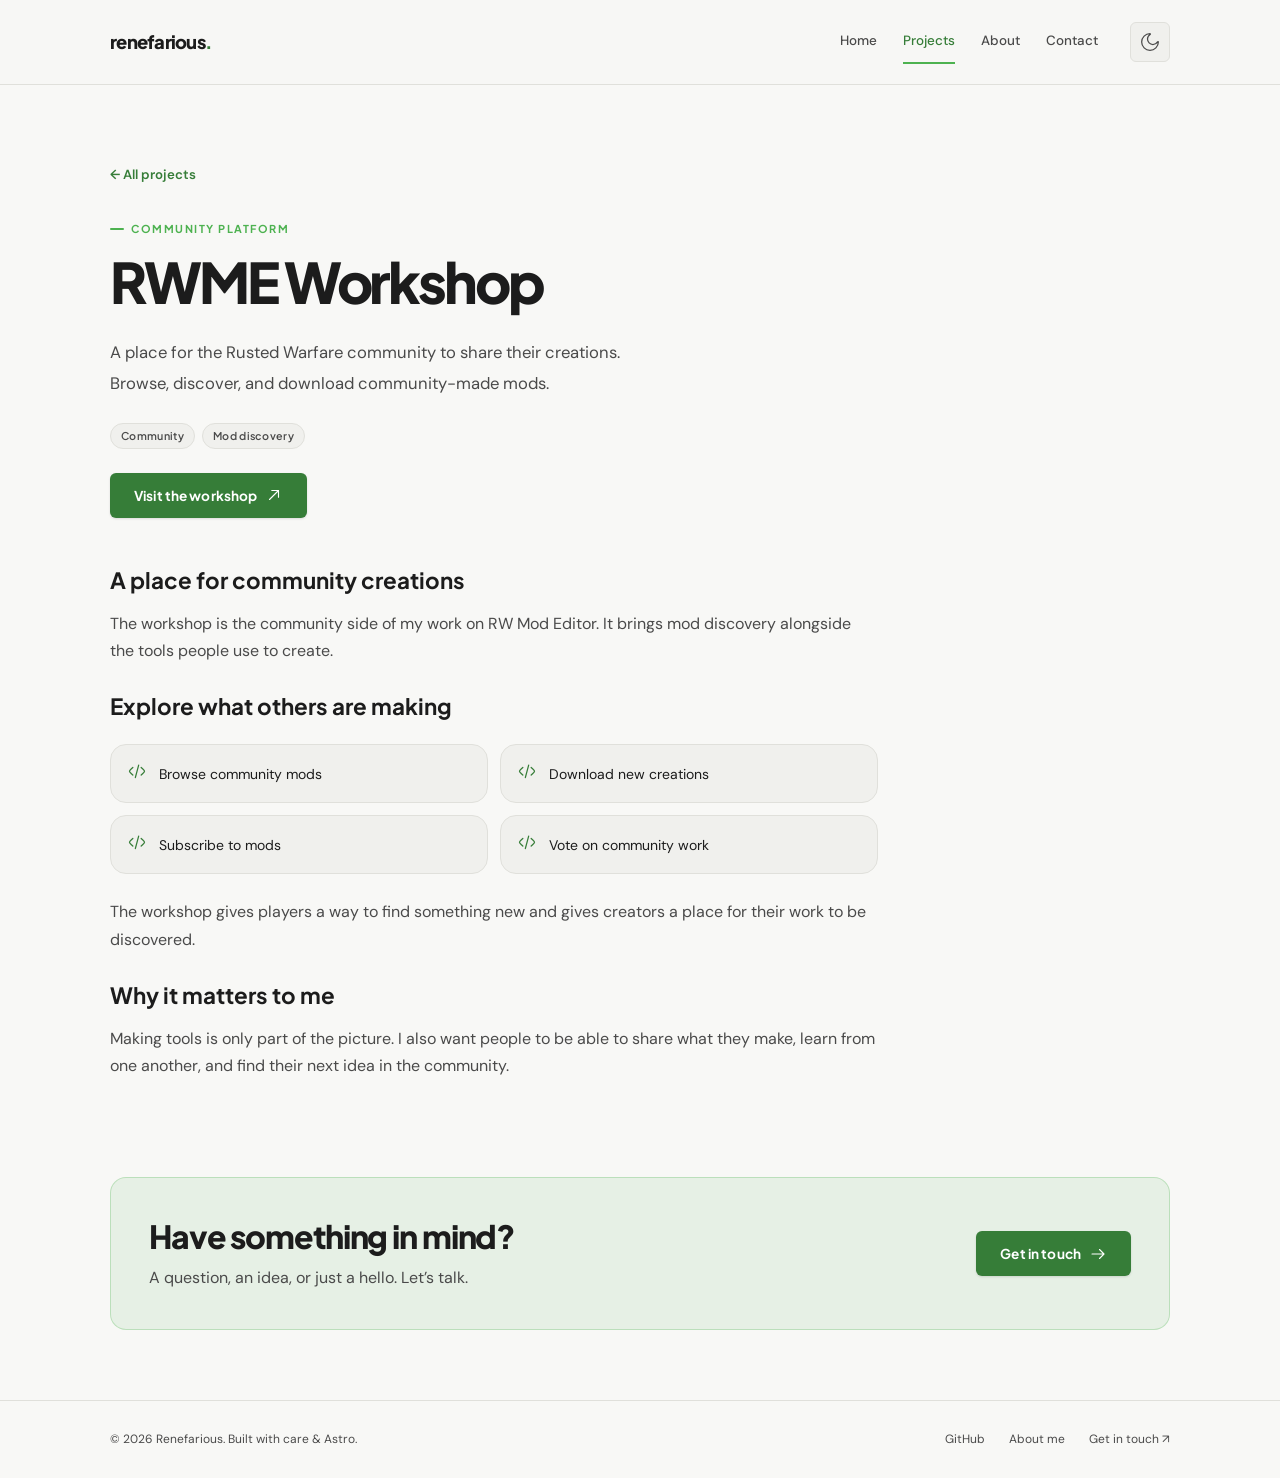
<file: projects/rwme-workshop/index.html>
<!DOCTYPE html><html lang="en" data-theme="light"><head><meta charset="utf-8"><meta name="viewport" content="width=device-width, initial-scale=1"><meta name="description" content="A place for the Rusted Warfare community to share their creations. Browse, discover, and download community-made mods."><meta name="theme-color" content="#f8f8f6"><meta property="og:title" content="RWME Workshop — Renefarious"><meta property="og:description" content="A place for the Rusted Warfare community to share their creations. Browse, discover, and download community-made mods."><meta property="og:type" content="website"><link rel="canonical" href="https://jerome-sp.github.io/projects/rwme-workshop/"><meta property="og:url" content="https://jerome-sp.github.io/projects/rwme-workshop/"><link rel="sitemap" href="/sitemap-index.xml"><meta name="twitter:card" content="summary"><link rel="icon" type="image/svg+xml" href="/favicon.svg"><link rel="preconnect" href="https://fonts.googleapis.com"><link rel="preconnect" href="https://fonts.gstatic.com" crossorigin><link href="https://fonts.googleapis.com/css2?family=Plus+Jakarta+Sans:wght@400;500;600;700;800&family=DM+Sans:opsz,wght@9..40,400;9..40,500;9..40,600&family=DM+Mono:wght@400;500&display=swap" rel="stylesheet"><title>RWME Workshop — Renefarious</title><script>
      try {
        const theme = localStorage.getItem('rs-theme');
        if (theme === 'dark' || theme === 'light') document.documentElement.dataset.theme = theme;
      } catch {}
    </script><link rel="stylesheet" href="/_astro/Layout.CzWl2Zl6.css"><script>!(function(w,p,f,c){if(!window.crossOriginIsolated && !navigator.serviceWorker) return;c=w[p]=Object.assign(w[p]||{},{"lib":"/~partytown/","debug":false});c[f]=(c[f]||[])})(window,'partytown','forward');/* Partytown 1.0.2 - MIT QwikDev */
!function(){const t=(t,e,r)=>{var n;if(void 0===(r=globalThis)._pttt){r._pttt=null;try{r._pttt=(null===(n=r.trustedTypes)||void 0===n?void 0:n.createPolicy("partytown",{createHTML:t=>t,createScript:t=>t,createScriptURL:t=>t}))||null}catch(t){}}return r._pttt?r._pttt[t](e):e},e={preserveBehavior:!1},r=t=>{if("string"==typeof t)return[t,e];const[r,n=e]=t;return[r,{...e,...n}]},n=Object.freeze((()=>{const t=new Set;let e=[];do{Object.getOwnPropertyNames(e).forEach(r=>{"function"==typeof e[r]&&t.add(r)})}while((e=Object.getPrototypeOf(e))!==Object.prototype);return Array.from(t)})());!function(e,o,i,a,c,s,p,l,d,u,f=e,y){function h(){y||(y=1,"/"==(p=(s.lib||"/~partytown/")+(s.debug?"debug/":""))[0]&&(d=o.querySelectorAll('script[type="text/partytown"]'),a!=e&&function(){try{return!!a.dispatchEvent}catch(t){return!1}}()?a.dispatchEvent(new CustomEvent("pt1",{detail:e})):(0!=(null==s?void 0:s.fallbackTimeout)&&(l=setTimeout(m,(null==s?void 0:s.fallbackTimeout)||1e4),o.addEventListener("pt0",w),o.addEventListener("pt2",m)),c?v(1):i.serviceWorker?i.serviceWorker.register(t("createScriptURL",p+(s.swPath||"partytown-sw.js")),{scope:p}).then(function(t){t?t.active?v():t.installing&&t.installing.addEventListener("statechange",function(t){"activated"==t.target.state&&v()}):m()},function(t){console.error(t),m()}):m())))}function v(r){u=o.createElement(r?"script":"iframe"),e._pttab=Date.now()+Math.round(Math.random()*Number.MAX_SAFE_INTEGER).toString(36),r||(u.style.display="block",u.style.width="0",u.style.height="0",u.style.border="0",u.style.visibility="hidden",u.setAttribute("aria-hidden",!0)),u.src=r?t("createScriptURL",p+"partytown-atomics.js?v=1.0.2"):p+"partytown-sandbox-sw.html?"+e._pttab,o.querySelector(s.sandboxParent||"body").appendChild(u)}function m(){if(w(),a==e){const t=(s.forward||[]).map(r);t.map(function([r]){const n=r.split(".")[0];t.some(function([t,{preserveBehavior:e}]){return e&&(r=n+".",t.startsWith(r));var r})||delete e[n]})}d=o.querySelectorAll('script[type="text/partytown"]');for(let t=0;t<d.length;t++)b(d[t]);"undefined"!=typeof MutationObserver&&new MutationObserver(function(t){t.map(function(t){for(var e=0;e<t.addedNodes.length;e++){var r=t.addedNodes[e];1==r.nodeType&&("SCRIPT"==r.nodeName&&"text/partytown"==r.type?b(r):r.querySelectorAll&&r.querySelectorAll('script[type="text/partytown"]').forEach(b))}})}).observe(o.documentElement,{childList:!0,subtree:!0}),u&&u.parentNode.removeChild(u)}function b(e,r){r=o.createElement("script"),e.src?r.src=t("createScriptURL",e.src):r.innerHTML=t("createHTML",e.innerHTML),r.nonce=s.nonce,e.type+="-x",o.head.appendChild(r)}function w(){clearTimeout(l),o.removeEventListener("pt2",m)}s=e.partytown||{},a==e&&(s.forward||[]).map(function(t){const[o,{preserveBehavior:i}]=r(t);f=e,o.split(".").map(function(t,r,o){var a;f=f[o[r]]=r+1<o.length?f[o[r]]||(a=o[r+1],n.includes(a)?[]:{}):(()=>{let t=null;if(i){const{methodOrProperty:r,thisObject:n}=((t,e)=>{let r=t;for(let t=0;t<e.length-1;t+=1)r=r[e[t]];return{thisObject:r,methodOrProperty:e.length>0?r[e[e.length-1]]:void 0}})(e,o);"function"==typeof r&&(t=(...t)=>r.apply(n,...t))}return"push"==o[r]&&Array.isArray(f)&&f.map(function(t){(e._ptf=e._ptf||[]).push(o,[t])}),function(){let r;return t&&(r=t(arguments)),(e._ptf=e._ptf||[]).push(o,arguments),r}})()})}),"complete"==o.readyState?h():(e.addEventListener("DOMContentLoaded",h),e.addEventListener("load",h))}(window,document,navigator,top,window.crossOriginIsolated)}();;(e=>{e.addEventListener("astro:before-swap",e=>{let r=document.body.querySelector("iframe[src*='/~partytown/']");if(r)e.newDocument.body.append(r)})})(document);</script></head><body><a class="skip-link" href="#main-content">Skip to content</a><header class="site-header"><div class="site-container header-inner"><a href="/" class="brand" aria-label="Renefarious home"><span>renefarious<span>.</span></span></a><nav class="primary-nav" aria-label="Main navigation"><a href="/">Home</a><a href="/projects/" aria-current="location">Projects</a><a href="/about/">About</a><a href="/contact/">Contact</a></nav><button class="theme-toggle" id="theme-toggle" type="button" aria-label="Switch to dark theme"><span class="icon-moon"><svg xmlns="http://www.w3.org/2000/svg" fill="none" viewBox="0 0 24 24" aria-hidden="true" class="solar solar-moon-linear" style="color:currentColor;width:20px;height:20px" stroke-width="var(--solar-stroke-width, 1.5)"><path d="M12 22C17.5228 22 22 17.5228 22 12C22 11.5373 21.3065 11.4608 21.0672 11.8568C19.9289 13.7406 17.8615 15 15.5 15C11.9101 15 9 12.0899 9 8.5C9 6.13845 10.2594 4.07105 12.1432 2.93276C12.5392 2.69347 12.4627 2 12 2C6.47715 2 2 6.47715 2 12C2 17.5228 6.47715 22 12 22Z" stroke="currentColor" stroke-linecap="round" stroke-linejoin="round"></path></svg></span><span class="icon-sun"><svg xmlns="http://www.w3.org/2000/svg" fill="none" viewBox="0 0 24 24" aria-hidden="true" class="solar solar-sun-linear" style="color:currentColor;width:20px;height:20px" stroke-width="var(--solar-stroke-width, 1.5)"><circle cx="12" cy="12" r="6" stroke="currentColor" stroke-linecap="round"></circle><path d="M12 2V3" stroke="currentColor" stroke-linecap="round"></path><path d="M12 21V22" stroke="currentColor" stroke-linecap="round"></path><path d="M22 12L21 12" stroke="currentColor" stroke-linecap="round"></path><path d="M3 12L2 12" stroke="currentColor" stroke-linecap="round"></path><path d="M19.0708 4.92969L18.678 5.32252" stroke="currentColor" stroke-linecap="round"></path><path d="M5.32178 18.6777L4.92894 19.0706" stroke="currentColor" stroke-linecap="round"></path><path d="M19.0708 19.0703L18.678 18.6775" stroke="currentColor" stroke-linecap="round"></path><path d="M5.32178 5.32227L4.92894 4.92943" stroke="currentColor" stroke-linecap="round"></path></svg></span></button></div></header><main id="main-content" tabindex="-1"><article class="site-container page-content"><header class="page-heading"><div class="mb-6"><a href="/projects/" class="text-link">← All projects</a></div><p class="section-label">Community platform</p><h1>RWME Workshop</h1><p class="lead">A place for the Rusted Warfare community to share their creations. Browse, discover, and download community-made mods.</p><div class="tags mt-6"><span class="badge">Community</span><span class="badge">Mod discovery</span></div><a href="https://renefarious.github.io/rw-mod-editor/workshop" class="btn btn--primary mt-6">Visit the workshop<svg xmlns="http://www.w3.org/2000/svg" fill="none" viewBox="0 0 24 24" aria-hidden="true" class="solar solar-arrow-right-up-linear" style="color:currentColor;width:18px;height:18px" stroke-width="var(--solar-stroke-width, 1.5)"><path d="M6 18L18 6M18 15V6H9" stroke="currentColor" stroke-linecap="round" stroke-linejoin="round"></path></svg></a></header><div class="prose max-w-3xl">
<h2 id="a-place-for-community-creations">A place for community creations</h2>
<p>The workshop is the community side of my work on RW Mod Editor. It brings mod discovery alongside the tools people use to create.</p>
<h2 id="explore-what-others-are-making">Explore what others are making</h2>
<ul class="feature-list my-6 grid gap-3 sm:grid-cols-2"><li class="flex items-center gap-3 rounded-lg border border-line bg-surface p-4 text-sm text-ink"><span class="shrink-0 text-brand"><svg xmlns="http://www.w3.org/2000/svg" fill="none" viewBox="0 0 24 24" aria-hidden="true" class="solar solar-code-linear" style="color:currentColor;width:20px;height:20px" stroke-width="var(--solar-stroke-width, 1.5)"><path d="M17 7.82959L18.6965 9.35641C20.239 10.7447 21.0103 11.4389 21.0103 12.3296C21.0103 13.2203 20.239 13.9145 18.6965 15.3028L17 16.8296" stroke="currentColor" stroke-linecap="round"></path><path d="M13.9868 5L12 12.4149L10.0132 19.8297" stroke="currentColor" stroke-linecap="round"></path><path d="M7.00005 7.82959L5.30358 9.35641C3.76102 10.7447 2.98975 11.4389 2.98975 12.3296C2.98975 13.2203 3.76102 13.9145 5.30358 15.3028L7.00005 16.8296" stroke="currentColor" stroke-linecap="round"></path></svg></span>Browse community mods</li><li class="flex items-center gap-3 rounded-lg border border-line bg-surface p-4 text-sm text-ink"><span class="shrink-0 text-brand"><svg xmlns="http://www.w3.org/2000/svg" fill="none" viewBox="0 0 24 24" aria-hidden="true" class="solar solar-code-linear" style="color:currentColor;width:20px;height:20px" stroke-width="var(--solar-stroke-width, 1.5)"><path d="M17 7.82959L18.6965 9.35641C20.239 10.7447 21.0103 11.4389 21.0103 12.3296C21.0103 13.2203 20.239 13.9145 18.6965 15.3028L17 16.8296" stroke="currentColor" stroke-linecap="round"></path><path d="M13.9868 5L12 12.4149L10.0132 19.8297" stroke="currentColor" stroke-linecap="round"></path><path d="M7.00005 7.82959L5.30358 9.35641C3.76102 10.7447 2.98975 11.4389 2.98975 12.3296C2.98975 13.2203 3.76102 13.9145 5.30358 15.3028L7.00005 16.8296" stroke="currentColor" stroke-linecap="round"></path></svg></span>Download new creations</li><li class="flex items-center gap-3 rounded-lg border border-line bg-surface p-4 text-sm text-ink"><span class="shrink-0 text-brand"><svg xmlns="http://www.w3.org/2000/svg" fill="none" viewBox="0 0 24 24" aria-hidden="true" class="solar solar-code-linear" style="color:currentColor;width:20px;height:20px" stroke-width="var(--solar-stroke-width, 1.5)"><path d="M17 7.82959L18.6965 9.35641C20.239 10.7447 21.0103 11.4389 21.0103 12.3296C21.0103 13.2203 20.239 13.9145 18.6965 15.3028L17 16.8296" stroke="currentColor" stroke-linecap="round"></path><path d="M13.9868 5L12 12.4149L10.0132 19.8297" stroke="currentColor" stroke-linecap="round"></path><path d="M7.00005 7.82959L5.30358 9.35641C3.76102 10.7447 2.98975 11.4389 2.98975 12.3296C2.98975 13.2203 3.76102 13.9145 5.30358 15.3028L7.00005 16.8296" stroke="currentColor" stroke-linecap="round"></path></svg></span>Subscribe to mods</li><li class="flex items-center gap-3 rounded-lg border border-line bg-surface p-4 text-sm text-ink"><span class="shrink-0 text-brand"><svg xmlns="http://www.w3.org/2000/svg" fill="none" viewBox="0 0 24 24" aria-hidden="true" class="solar solar-code-linear" style="color:currentColor;width:20px;height:20px" stroke-width="var(--solar-stroke-width, 1.5)"><path d="M17 7.82959L18.6965 9.35641C20.239 10.7447 21.0103 11.4389 21.0103 12.3296C21.0103 13.2203 20.239 13.9145 18.6965 15.3028L17 16.8296" stroke="currentColor" stroke-linecap="round"></path><path d="M13.9868 5L12 12.4149L10.0132 19.8297" stroke="currentColor" stroke-linecap="round"></path><path d="M7.00005 7.82959L5.30358 9.35641C3.76102 10.7447 2.98975 11.4389 2.98975 12.3296C2.98975 13.2203 3.76102 13.9145 5.30358 15.3028L7.00005 16.8296" stroke="currentColor" stroke-linecap="round"></path></svg></span>Vote on community work</li></ul>
<p>The workshop gives players a way to find something new and gives creators a place for their work to be discovered.</p>
<h2 id="why-it-matters-to-me">Why it matters to me</h2>
<p>Making tools is only part of the picture. I also want people to be able to share what they make, learn from one another, and find their next idea in the community.</p></div></article><aside class="site-container cta"><div><h2>Have something in mind?</h2><p>A question, an idea, or just a hello. Let’s talk.</p></div><a href="/contact/" class="btn btn--primary">Get in touch <svg xmlns="http://www.w3.org/2000/svg" fill="none" viewBox="0 0 24 24" aria-hidden="true" class="solar solar-arrow-right-linear" style="color:currentColor;width:18px;height:18px" stroke-width="var(--solar-stroke-width, 1.5)"><path d="M4 12H20M14 18L20 12L14 6" stroke="currentColor" stroke-linecap="round" stroke-linejoin="round"></path></svg></a></aside></main><footer class="site-footer"><div class="site-container footer-inner"><p>© 2026 Renefarious. Built with care & Astro.</p><div class="footer-links"><a href="https://github.com/renefarious">GitHub</a><a href="/about/">About me</a><a href="/contact/">Get in touch <span aria-hidden="true">↗</span></a></div></div></footer><script type="module">var e=document.querySelector(`#theme-toggle`);function t(){let t=document.documentElement.dataset.theme===`dark`;e?.setAttribute(`aria-label`,`Switch to ${t?`light`:`dark`} theme`),document.querySelector(`meta[name="theme-color"]`)?.setAttribute(`content`,t?`#222222`:`#f8f8f6`)}t();var n,r=document.documentElement.dataset.theme===`dark`?`dark`:`light`,i;e?.addEventListener(`click`,()=>{r=r===`dark`?`light`:`dark`;let e=()=>{document.documentElement.dataset.theme=r;try{localStorage.setItem(`rs-theme`,r)}catch{}t()};if(n?.skipTransition(),clearTimeout(i),document.documentElement.classList.remove(`theme-transition`),typeof document.startViewTransition==`function`){document.documentElement.classList.add(`theme-crossfade`);let t=document.startViewTransition(e);n=t,t.ready.catch(()=>{}),t.finished.finally(()=>{n===t&&(document.documentElement.classList.remove(`theme-crossfade`),n=void 0)})}else document.documentElement.classList.add(`theme-transition`),document.documentElement.offsetWidth,e(),i=setTimeout(()=>{document.documentElement.classList.remove(`theme-transition`)},window.matchMedia(`(prefers-reduced-motion: reduce)`).matches?170:650)});</script></body></html>
</file>
<file: _astro/Layout.CzWl2Zl6.css>
/*! tailwindcss v4.3.3 | MIT License | https://tailwindcss.com */
@layer properties{@supports (((-webkit-hyphens:none)) and (not (margin-trim:inline))) or ((-moz-orient:inline) and (not (color:rgb(from red r g b)))){*,:before,:after,::backdrop{--tw-border-style:solid;--tw-leading:initial;--tw-font-weight:initial;--tw-tracking:initial;--tw-blur:initial;--tw-brightness:initial;--tw-contrast:initial;--tw-grayscale:initial;--tw-hue-rotate:initial;--tw-invert:initial;--tw-opacity:initial;--tw-saturate:initial;--tw-sepia:initial;--tw-drop-shadow:initial;--tw-drop-shadow-color:initial;--tw-drop-shadow-alpha:100%;--tw-drop-shadow-size:initial;--tw-backdrop-blur:initial;--tw-backdrop-brightness:initial;--tw-backdrop-contrast:initial;--tw-backdrop-grayscale:initial;--tw-backdrop-hue-rotate:initial;--tw-backdrop-invert:initial;--tw-backdrop-opacity:initial;--tw-backdrop-saturate:initial;--tw-backdrop-sepia:initial}}}@layer theme{:root,:host{--font-mono:ui-monospace, SFMono-Regular, Menlo, Monaco, Consolas, "Liberation Mono", "Courier New", monospace;--spacing:.25rem;--container-2xl:42rem;--container-3xl:48rem;--text-sm:.875rem;--text-sm--line-height:calc(1.25 / .875);--text-lg:1.125rem;--text-lg--line-height:calc(1.75 / 1.125);--font-weight-bold:700;--tracking-tight:-.025em;--leading-relaxed:1.625;--radius-sm:.25rem;--radius-md:.375rem;--radius-lg:.5rem;--radius-xl:.75rem;--radius-2xl:1rem;--shadow-sm:0 1px 3px 0 #0000001a, 0 1px 2px -1px #0000001a;--shadow-md:0 4px 6px -1px #0000001a, 0 2px 4px -2px #0000001a;--ease-out:cubic-bezier(0, 0, .2, 1);--default-transition-duration:.15s;--default-transition-timing-function:cubic-bezier(.4, 0, .2, 1)}}@layer base;@layer components{:root{--green-400:#70c272;--green-500:#4db250;--green-600:#367d38;--green-glow:#70c2722e;--font-display:"Plus Jakarta Sans", sans-serif;--font-body:"DM Sans", sans-serif;--font-mono:"DM Mono", monospace;--container:min(1060px, calc(100% - 48px));--section-pad:clamp(64px, 10vw, 110px);--radius-sm:6px;--radius-md:10px;--radius-lg:16px;--radius-xl:22px;--ease-out:cubic-bezier(.16, 1, .3, 1);--dur:.22s}:root,[data-theme=light]{--line-color:#e0e0db;--bg-base:#f8f8f6;--bg-surface:#f0f0ed;--bg-card:#fff;--bg-elevated:#e8e8e4;--bg-nav:#f8f8f6eb;--accent:var(--green-500);--accent-hover:var(--green-600);--accent-soft:#4db2501a;--accent-border:#4db25047;--text-primary:#1c1c1c;--text-secondary:#4a4a4a;--text-muted:#8a8a8a;--border-subtle:1px solid #e0e0db;--border-dim:1px solid #cacac4;--border-mid:1px solid #a0a09a;--shadow-sm:0 1px 3px #00000012, 0 1px 2px #0000000d;--shadow-md:0 4px 14px #00000017, 0 2px 4px #0000000d;--shadow-lg:0 12px 36px #0000001c, 0 4px 8px #0000000f;color-scheme:light}[data-theme=dark]{--line-color:#ffffff12;--bg-base:#222;--bg-surface:#2a2a2a;--bg-card:#2f2f2f;--bg-elevated:#383838;--bg-nav:#222222eb;--accent:var(--green-400);--accent-hover:var(--green-500);--accent-soft:#70c2721f;--accent-border:#70c2724d;--text-primary:#f0f0ec;--text-secondary:#ababab;--text-muted:#686868;--border-subtle:1px solid #ffffff12;--border-dim:1px solid #ffffff1f;--border-mid:1px solid #fff3;--shadow-sm:0 1px 3px #00000059;--shadow-md:0 4px 14px #00000073;--shadow-lg:0 12px 36px #0000008c;color-scheme:dark}*,:before,:after{box-sizing:border-box;margin:0;padding:0}html{scroll-behavior:smooth;-webkit-text-size-adjust:100%}body{background-color:var(--bg-base);color:var(--text-primary);font-family:var(--font-body);min-height:100dvh;font-size:clamp(15px,1.5vw,16px);line-height:1.7;transition:background-color .3s,color .3s;overflow-x:hidden}img,video{max-width:100%;display:block}a{color:inherit;text-decoration:none}ul,ol{list-style:none}button{cursor:pointer;background:0 0;border:none;font-family:inherit}::-webkit-scrollbar{width:5px}::-webkit-scrollbar-track{background:var(--bg-base)}::-webkit-scrollbar-thumb{background:var(--bg-elevated);border-radius:3px}::-webkit-scrollbar-thumb:hover{background:var(--accent)}::selection{background:var(--accent-soft);color:var(--accent-hover)}:focus-visible{outline:2px solid var(--accent);outline-offset:3px;border-radius:3px}.site-container{width:var(--container);margin-inline:auto}.section{padding-block:var(--section-pad)}.divider{background:var(--bg-elevated);height:1px}.section-label{font-family:var(--font-display);letter-spacing:.14em;text-transform:uppercase;color:var(--accent);align-items:center;gap:7px;margin-bottom:12px;font-size:.68rem;font-weight:700;display:inline-flex}.section-label:before{content:"";background:var(--accent);border-radius:1px;flex-shrink:0;width:14px;height:2px;display:block}.section-title{font-family:var(--font-display);color:var(--text-primary);letter-spacing:-.025em;font-size:clamp(1.75rem,4vw,2.6rem);font-weight:800;line-height:1.1}.text-accent{color:var(--accent)}.card{background:var(--bg-card);border:var(--border-subtle);border-radius:var(--radius-lg);transition:border-color var(--dur), box-shadow var(--dur), transform var(--dur)}.card:hover{border-color:var(--border-dim);box-shadow:var(--shadow-md);transform:translateY(-2px)}.badge{font-family:var(--font-display);letter-spacing:.03em;border:var(--border-subtle);background:var(--bg-surface);color:var(--text-secondary);white-space:nowrap;border-radius:999px;align-items:center;gap:5px;padding:3px 10px;font-size:.67rem;font-weight:600;display:inline-flex}.badge--accent{background:var(--accent-soft);border-color:var(--accent-border);color:var(--accent-hover)}.badge--success{color:var(--green-600);background:#4db2501a;border-color:#4db25047}[data-theme=dark] .badge--success{color:var(--green-400)}.badge--neutral{border-color:var(--border-subtle);color:var(--text-muted);background:0 0}.btn{border-radius:var(--radius-sm);font-family:var(--font-display);letter-spacing:.01em;cursor:pointer;transition:all var(--dur) var(--ease-out);white-space:nowrap;border:none;justify-content:center;align-items:center;gap:8px;padding:11px 24px;font-size:.85rem;font-weight:700;text-decoration:none;display:inline-flex}.btn--primary{background:var(--accent);color:#fff;box-shadow:var(--shadow-sm)}.btn--primary:hover{background:var(--accent-hover);box-shadow:var(--shadow-md);transform:translateY(-1px)}.btn--secondary{background:var(--bg-card);color:var(--text-primary);border:var(--border-dim)}.btn--secondary:hover{background:var(--bg-elevated);border-color:var(--border-mid);transform:translateY(-1px)}.btn--ghost{color:var(--text-secondary);border:var(--border-subtle);background:0 0}.btn--ghost:hover{background:var(--bg-surface);color:var(--text-primary)}.theme-toggle{border-radius:var(--radius-sm);background:var(--bg-surface);border:var(--border-subtle);width:36px;height:36px;color:var(--text-secondary);cursor:pointer;transition:background var(--dur), border-color var(--dur), color var(--dur);flex-shrink:0;justify-content:center;align-items:center;display:flex}.theme-toggle:hover{background:var(--bg-elevated);border-color:var(--border-dim);color:var(--accent)}.theme-toggle{position:relative}.theme-toggle .icon-sun,.theme-toggle .icon-moon{transition:opacity .3s,transform .3s;display:flex;position:absolute}.theme-toggle .icon-sun{opacity:0;transform:rotate(-45deg)scale(.8)}.theme-toggle .icon-moon,[data-theme=dark] .theme-toggle .icon-sun{opacity:1;transform:rotate(0)scale(1)}[data-theme=dark] .theme-toggle .icon-moon{opacity:0;transform:rotate(45deg)scale(.8)}html.theme-transition,html.theme-transition *,html.theme-transition :before,html.theme-transition :after{transition-property:background-color,color,border-color,box-shadow,fill,stroke,opacity,transform!important;transition-duration:.6s!important;transition-timing-function:ease!important}html.theme-crossfade,html.theme-crossfade *,html.theme-crossfade :before,html.theme-crossfade :after{transition:none!important}html.theme-crossfade::view-transition-group(root){animation-duration:.6s}html.theme-crossfade::view-transition-old(root){animation:none}html.theme-crossfade::view-transition-new(root){mix-blend-mode:normal;animation:.6s ease-in-out both theme-fade-in}html.theme-crossfade::view-transition{pointer-events:none}@keyframes theme-fade-in{0%{opacity:0}to{opacity:1}}@media (prefers-reduced-motion:reduce){html::view-transition-group(root),html::view-transition-old(root),html::view-transition-new(root){animation-duration:.12s!important}}body{flex-direction:column;display:flex}main{flex:1}.skip-link{z-index:30;background:var(--bg-card);padding:12px;position:absolute;top:-80px;left:16px}.skip-link:focus{top:12px}.site-header{border-bottom:var(--border-subtle);background:var(--bg-nav)}.header-inner{align-items:center;gap:32px;min-height:84px;display:flex}.brand{font-family:var(--font-display);letter-spacing:-.04em;align-items:center;gap:10px;font-size:1.15rem;font-weight:800;display:inline-flex}.brand img{border-radius:8px}.brand span span{color:var(--accent-hover)}.primary-nav{gap:26px;margin-left:auto;display:flex}.primary-nav a{color:var(--text-secondary);border-bottom:2px solid #0000;padding:10px 0;font-size:.84rem;font-weight:500}.primary-nav a:hover,.primary-nav a[aria-current]{color:var(--accent-hover);border-color:var(--accent)}.theme-toggle{width:40px;height:40px}.hero{grid-template-columns:1.2fr 1fr;align-items:center;gap:60px;padding-block:96px 80px;display:grid}.eyebrow{font-family:var(--font-mono);text-transform:uppercase;letter-spacing:.1em;color:var(--text-secondary);align-items:center;gap:10px;margin-bottom:24px;font-size:.7rem;display:flex}.dot{background:var(--accent);border-radius:50%;width:7px;height:7px}h1{font-family:var(--font-display);letter-spacing:-.055em;font-size:clamp(2.6rem,5.3vw,4.2rem);font-weight:800;line-height:1.12}.hero h1 span,.page-heading h1 span{color:var(--accent-hover)}.lead{color:var(--text-secondary);max-width:560px;margin-top:24px;font-size:1.04rem;line-height:1.85}.actions{flex-wrap:wrap;gap:12px;margin-top:30px;display:flex}.btn--primary{background:var(--green-600)}[data-theme=dark] .btn--primary{background:var(--green-400);color:#1c1c1c}.profile-card{background:var(--bg-card);border:var(--border-subtle);border-radius:var(--radius-lg);box-shadow:var(--shadow-sm);padding:30px}.profile-topline{color:var(--text-secondary);font:.6rem var(--font-mono);letter-spacing:.08em;justify-content:space-between;align-items:center;gap:12px;display:flex}.profile-topline svg{color:var(--accent-hover)}.profile-monogram{border:1px solid var(--accent-border);background:var(--accent-soft);width:92px;height:92px;font:800 3.8rem var(--font-display);letter-spacing:-.1em;border-radius:24px;justify-content:center;align-items:center;margin:32px 0 22px;display:flex}.profile-monogram span{color:var(--accent-hover)}.profile-card h2{font:800 1.5rem var(--font-display);letter-spacing:-.04em}.profile-role{color:var(--text-secondary);margin:6px 0 26px;font-size:.85rem}.profile-detail{border-top:var(--border-subtle);flex-wrap:wrap;justify-content:space-between;gap:8px;padding:14px 0;font-size:.75rem;display:flex}.profile-detail span{color:var(--text-secondary)}.profile-detail strong{font-weight:500}.profile-card>.text-link{margin-top:14px}.stack-strip{border-top:var(--border-subtle);border-bottom:var(--border-subtle);color:var(--text-secondary);flex-wrap:wrap;gap:18px 32px;padding-block:22px;font-size:.8rem;display:flex}.stack-strip span:first-child{font-family:var(--font-mono);text-transform:uppercase;letter-spacing:.08em;margin-right:auto;font-size:.65rem}.section-heading{justify-content:space-between;align-items:end;gap:24px;margin-bottom:30px;display:flex}.text-link{color:var(--accent-hover);align-items:center;gap:8px;font-size:.83rem;font-weight:600;display:inline-flex}.project-card{overflow:hidden}.project-visual{background:var(--bg-surface);border-bottom:var(--border-subtle);flex-direction:column;justify-content:center;align-items:center;gap:16px;height:240px;display:flex}.project-visual img{object-fit:contain;width:100px;height:100px;box-shadow:var(--shadow-md);border-radius:22px}.project-visual.workshop{background:var(--accent-soft);color:var(--accent-hover)}.project-visual .visual-label{font:.65rem var(--font-mono);letter-spacing:.14em;text-transform:uppercase}.project-body{padding:28px}.project-body h3{font-family:var(--font-display);letter-spacing:-.03em;margin:15px 0 10px;font-size:1.3rem}.project-body p{color:var(--text-secondary);margin-bottom:22px;font-size:.9rem}.tags{flex-wrap:wrap;gap:7px;display:flex}.about-strip{border-top:var(--border-subtle);grid-template-columns:1fr 1fr;gap:60px;padding-block:60px;display:grid}.about-strip p{color:var(--text-secondary);margin-bottom:18px}.cta{background:var(--accent-soft);border:1px solid var(--accent-border);border-radius:var(--radius-lg);justify-content:space-between;align-items:center;gap:24px;margin-bottom:70px;padding:38px;display:flex}.cta h2{font:800 clamp(1.4rem, 3vw, 2rem) var(--font-display);letter-spacing:-.035em}.cta p{color:var(--text-secondary);margin-top:8px}.site-footer{border-top:var(--border-subtle);padding-block:28px}.footer-inner{color:var(--text-secondary);flex-wrap:wrap;justify-content:space-between;align-items:center;gap:20px;font-size:.75rem;display:flex}.footer-links{gap:24px;display:flex}.footer-links a:hover{color:var(--accent-hover)}.page-heading{max-width:720px;padding-block:75px 48px}.page-heading h1{font-size:clamp(2.5rem,5vw,3.5rem)}.page-content{padding-bottom:80px}.story{grid-template-columns:1.4fr 1fr;gap:50px;display:grid}.prose h2{font:700 1.4rem var(--font-display);margin:28px 0 16px}.prose h2:first-child{margin-top:0}.prose p{color:var(--text-secondary);margin-bottom:18px}.focus-card{align-self:start;padding:30px}.focus-card h2{font:700 1.1rem var(--font-display);margin-bottom:22px}.focus-item{border-top:var(--border-subtle);color:var(--text-secondary);align-items:center;gap:12px;padding:16px 0;font-size:.9rem;display:flex}.focus-item svg{color:var(--accent-hover);flex-shrink:0}.contact-grid{grid-template-columns:1fr 1fr;gap:24px;display:grid}.contact-card{overflow-wrap:anywhere;flex-direction:column;align-items:start;gap:16px;padding:32px;display:flex}.contact-card>svg{color:var(--accent-hover)}.contact-card h2{font:700 1.3rem var(--font-display)}.contact-card p{color:var(--text-secondary)}.contact-note{color:var(--text-secondary);max-width:660px;margin-top:32px}@media (width<=760px){.header-inner{flex-wrap:wrap;gap:10px;padding-block:16px}.primary-nav{order:3;justify-content:space-between;gap:12px;width:100%}.theme-toggle{margin-left:auto}.hero{grid-template-columns:1fr;gap:38px;padding-block:55px}.profile-card{max-width:500px}.contact-grid,.story,.about-strip{grid-template-columns:1fr}.about-strip{gap:24px}.section-heading,.cta{flex-direction:column;align-items:start}.cta{padding:28px}.stack-strip{gap:12px 20px}.stack-strip span:first-child{width:100%}.page-heading{padding-top:50px}}@media (prefers-reduced-motion:reduce){html{scroll-behavior:auto}html,html *,html :before,html :after{transition:none!important;animation:none!important}html.theme-transition,html.theme-transition *,html.theme-transition :before,html.theme-transition :after{transition-property:background-color,color,border-color,box-shadow,fill,stroke!important;transition-duration:.12s!important;transition-timing-function:ease-out!important}}.prose>ul:not(.feature-list),.prose>ol{list-style:revert;margin-block:1rem;padding-left:1.5rem}.prose>p a,.prose>ul a,.prose>ol a{color:var(--accent-hover);text-underline-offset:3px;text-decoration:underline}.prose>pre{border-radius:var(--radius-md);padding:1.25rem;overflow-x:auto}.prose>blockquote{border-left:3px solid var(--accent);color:var(--text-secondary);padding-left:1.25rem}}@layer utilities{.relative{position:relative}.static{position:static}.container{width:100%}@media (width>=40rem){.container{max-width:40rem}}@media (width>=47.5rem){.container{max-width:47.5rem}}@media (width>=64rem){.container{max-width:64rem}}@media (width>=80rem){.container{max-width:80rem}}@media (width>=96rem){.container{max-width:96rem}}.my-6{margin-block:calc(var(--spacing) * 6)}.mt-2{margin-top:calc(var(--spacing) * 2)}.mt-4{margin-top:calc(var(--spacing) * 4)}.mt-5{margin-top:calc(var(--spacing) * 5)}.mt-6{margin-top:calc(var(--spacing) * 6)}.mb-5{margin-bottom:calc(var(--spacing) * 5)}.mb-6{margin-bottom:calc(var(--spacing) * 6)}.mb-8{margin-bottom:calc(var(--spacing) * 8)}.contents{display:contents}.flex{display:flex}.grid{display:grid}.inline-flex{display:inline-flex}.size-11{width:calc(var(--spacing) * 11);height:calc(var(--spacing) * 11)}.h-full{height:100%}.max-w-2xl{max-width:var(--container-2xl)}.max-w-3xl{max-width:var(--container-3xl)}.shrink-0{flex-shrink:0}.grid-cols-1{grid-template-columns:repeat(1,minmax(0,1fr))}.flex-wrap{flex-wrap:wrap}.items-center{align-items:center}.justify-center{justify-content:center}.gap-2{gap:calc(var(--spacing) * 2)}.gap-3{gap:calc(var(--spacing) * 3)}.gap-5{gap:calc(var(--spacing) * 5)}.gap-6{gap:calc(var(--spacing) * 6)}.gap-x-5{column-gap:calc(var(--spacing) * 5)}.gap-y-3{row-gap:calc(var(--spacing) * 3)}.rounded-2xl{border-radius:var(--radius-2xl)}.rounded-lg{border-radius:var(--radius-lg)}.rounded-xl{border-radius:var(--radius-xl)}.border{border-style:var(--tw-border-style);border-width:1px}.border-t{border-top-style:var(--tw-border-style);border-top-width:1px}.border-line{border-color:var(--line-color)}.bg-card{background-color:var(--bg-card)}.bg-page{background-color:var(--bg-base)}.bg-surface{background-color:var(--bg-surface)}.p-4{padding:calc(var(--spacing) * 4)}.p-6{padding:calc(var(--spacing) * 6)}.px-3{padding-inline:calc(var(--spacing) * 3)}.py-2{padding-block:calc(var(--spacing) * 2)}.pt-12{padding-top:calc(var(--spacing) * 12)}.pb-20{padding-bottom:calc(var(--spacing) * 20)}.text-lg{font-size:var(--text-lg);line-height:var(--tw-leading,var(--text-lg--line-height))}.text-sm{font-size:var(--text-sm);line-height:var(--tw-leading,var(--text-sm--line-height))}.leading-none{--tw-leading:1;line-height:1}.leading-relaxed{--tw-leading:var(--leading-relaxed);line-height:var(--leading-relaxed)}.font-bold{--tw-font-weight:var(--font-weight-bold);font-weight:var(--font-weight-bold)}.tracking-tight{--tw-tracking:var(--tracking-tight);letter-spacing:var(--tracking-tight)}.text-brand{color:var(--accent-hover)}.text-ink{color:var(--text-primary)}.text-muted{color:var(--text-secondary)}.filter{filter:var(--tw-blur,) var(--tw-brightness,) var(--tw-contrast,) var(--tw-grayscale,) var(--tw-hue-rotate,) var(--tw-invert,) var(--tw-saturate,) var(--tw-sepia,) var(--tw-drop-shadow,)}.backdrop-filter{backdrop-filter:var(--tw-backdrop-blur,) var(--tw-backdrop-brightness,) var(--tw-backdrop-contrast,) var(--tw-backdrop-grayscale,) var(--tw-backdrop-hue-rotate,) var(--tw-backdrop-invert,) var(--tw-backdrop-opacity,) var(--tw-backdrop-saturate,) var(--tw-backdrop-sepia,)}.transition{transition-property:color,background-color,border-color,outline-color,text-decoration-color,fill,stroke,--tw-gradient-from,--tw-gradient-via,--tw-gradient-to,opacity,box-shadow,transform,translate,scale,rotate,filter,-webkit-backdrop-filter,backdrop-filter,display,content-visibility,overlay,pointer-events;transition-timing-function:var(--tw-ease,var(--default-transition-timing-function));transition-duration:var(--tw-duration,var(--default-transition-duration))}@media (width>=40rem){.sm\:grid-cols-2{grid-template-columns:repeat(2,minmax(0,1fr))}.sm\:p-7{padding:calc(var(--spacing) * 7)}}@media (width>=47.5rem){.md\:grid-cols-2{grid-template-columns:repeat(2,minmax(0,1fr))}}@media (width>=64rem){.lg\:grid-cols-3{grid-template-columns:repeat(3,minmax(0,1fr))}}}@property --tw-border-style{syntax:"*";inherits:false;initial-value:solid}@property --tw-leading{syntax:"*";inherits:false}@property --tw-font-weight{syntax:"*";inherits:false}@property --tw-tracking{syntax:"*";inherits:false}@property --tw-blur{syntax:"*";inherits:false}@property --tw-brightness{syntax:"*";inherits:false}@property --tw-contrast{syntax:"*";inherits:false}@property --tw-grayscale{syntax:"*";inherits:false}@property --tw-hue-rotate{syntax:"*";inherits:false}@property --tw-invert{syntax:"*";inherits:false}@property --tw-opacity{syntax:"*";inherits:false}@property --tw-saturate{syntax:"*";inherits:false}@property --tw-sepia{syntax:"*";inherits:false}@property --tw-drop-shadow{syntax:"*";inherits:false}@property --tw-drop-shadow-color{syntax:"*";inherits:false}@property --tw-drop-shadow-alpha{syntax:"<percentage>";inherits:false;initial-value:100%}@property --tw-drop-shadow-size{syntax:"*";inherits:false}@property --tw-backdrop-blur{syntax:"*";inherits:false}@property --tw-backdrop-brightness{syntax:"*";inherits:false}@property --tw-backdrop-contrast{syntax:"*";inherits:false}@property --tw-backdrop-grayscale{syntax:"*";inherits:false}@property --tw-backdrop-hue-rotate{syntax:"*";inherits:false}@property --tw-backdrop-invert{syntax:"*";inherits:false}@property --tw-backdrop-opacity{syntax:"*";inherits:false}@property --tw-backdrop-saturate{syntax:"*";inherits:false}@property --tw-backdrop-sepia{syntax:"*";inherits:false}
</file>
